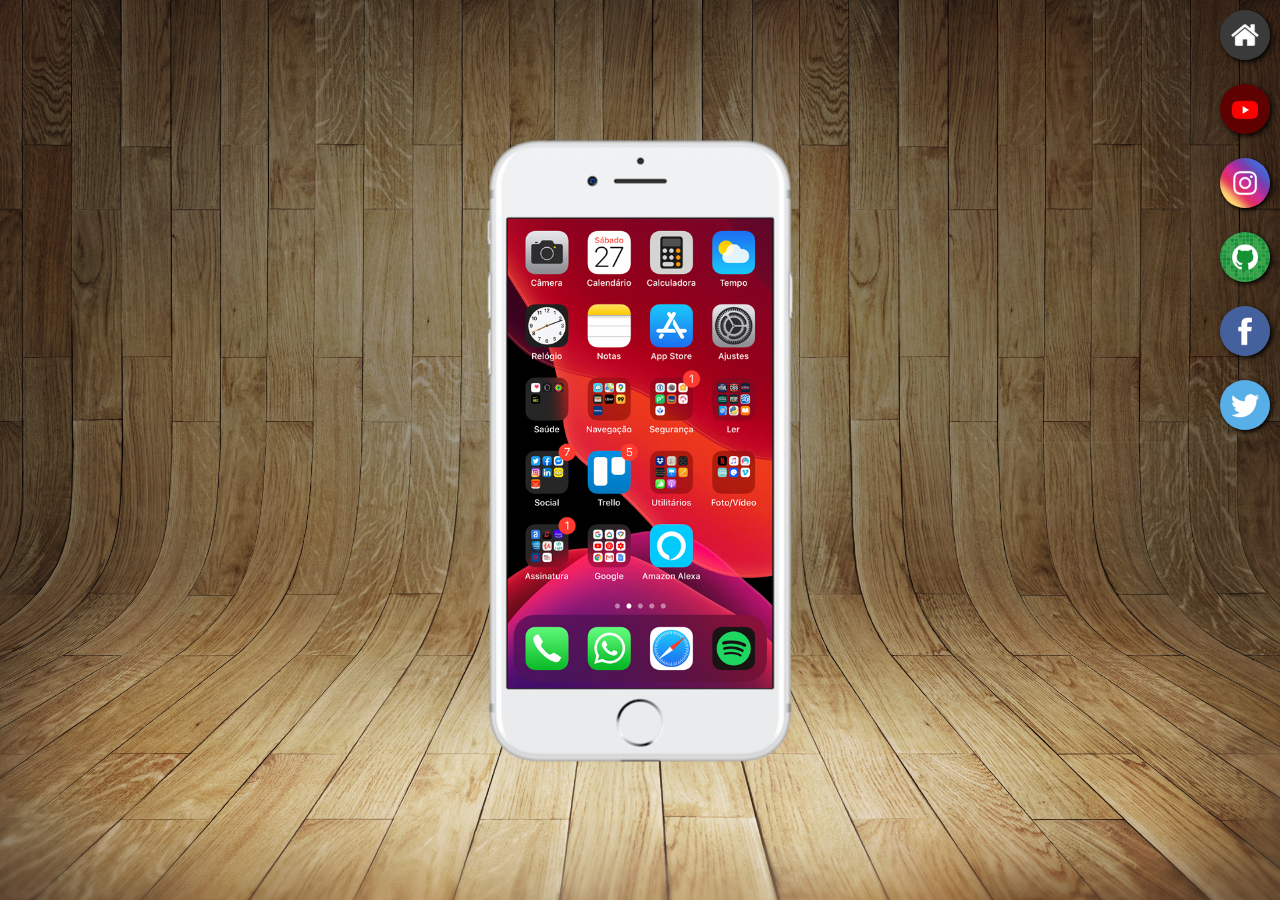
<file: index.html>
<!DOCTYPE html>
<html lang="pt-br">
<head>
    <meta charset="UTF-8">
    <meta http-equiv="X-UA-Compatible" content="IE=edge">
    <meta name="viewport" content="width=device-width, initial-scale=1.0">
    <link rel="shotcut icon" href="favicon.ico" type="image/x-icon">
    <link rel="stylesheet" href="estilos/style.css">
    <title>Projeto redes socias</title>

</head>
<body>
    <main>
        <section id="telefone">
            <iframe src="home.html" name="tela" id="tela" frameborder="0">
                Seu navegador nao e compativel com isso.
            </iframe>
        </section>
            <section id="redes-sociais">
                <a href="home.html" target="tela"><img src="imagens/logo-home.jpg" alt="home"></a><br>
                <a href="youtube.html" target="tela"><img src="imagens/logo-youtube.jpg" alt="youtube"></a><br>
                <a href="instagram.html" target="tela"><img src="imagens/logo-instagram.jpg" alt="instagram"></a><br>
                <a href="github.html" target="tela"><img src="imagens/logo-github.jpg" alt="github"></a><br>
                <a href="facebook.html" target="tela"><img src="imagens/logo-facebook.jpg" alt="Facebook"></a><br>
                <a href="twitter.html" target="tela"><img src="imagens/logo-twitter.jpg" alt="twitter"></a>

            </section>
    </main>
</body>
</html>
</file>
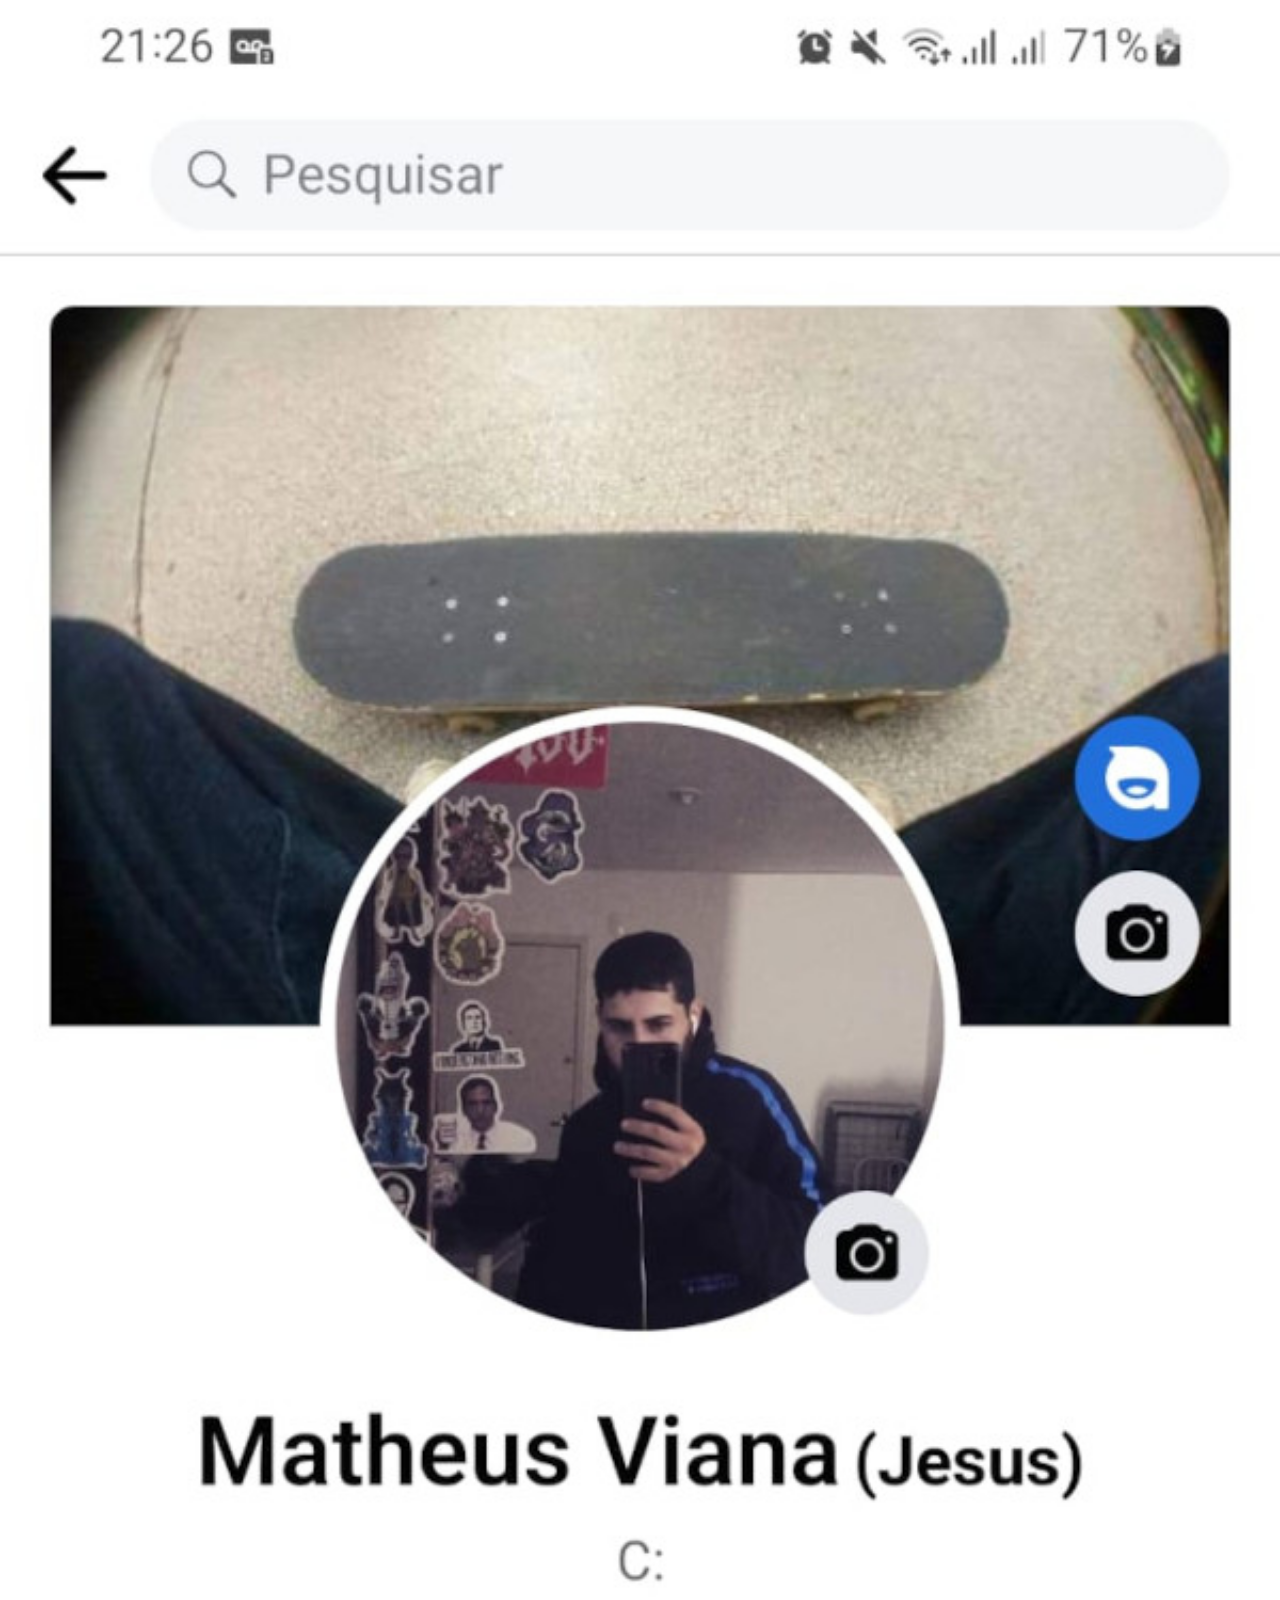
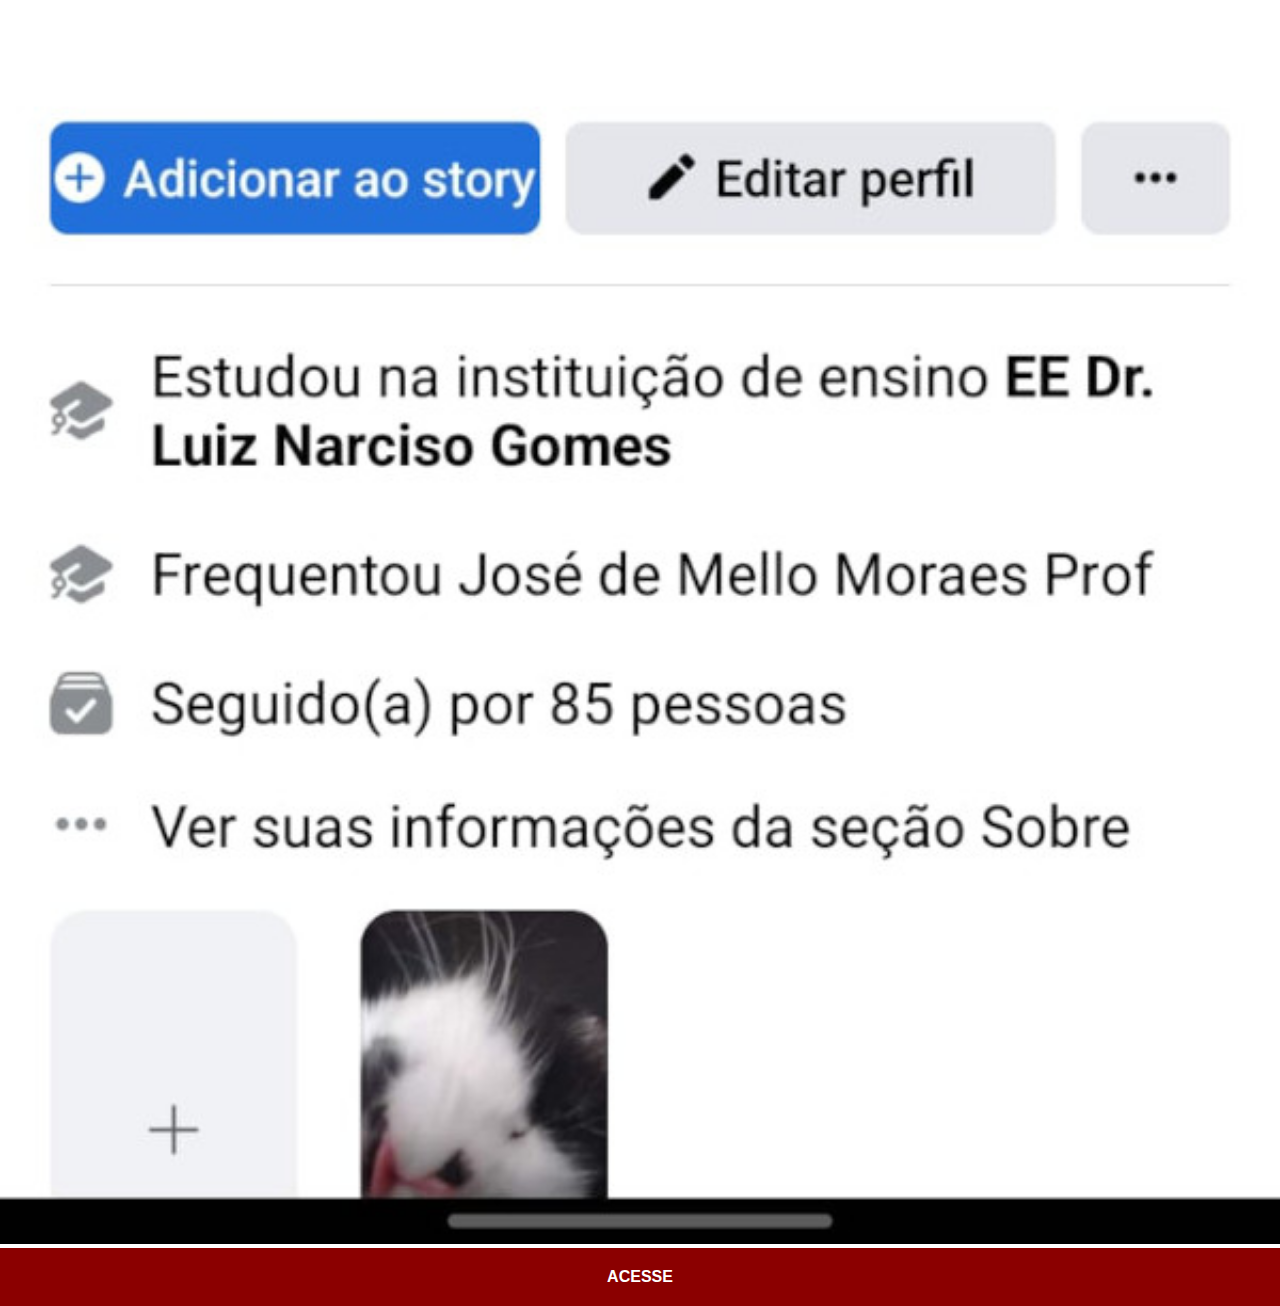
<file: facebook.html>
<!DOCTYPE html>
<html lang="pt-br">
<head>
    <meta charset="UTF-8">
    <meta http-equiv="X-UA-Compatible" content="IE=edge">
    <meta name="viewport" content="width=device-width, initial-scale=1.0">
    <title>Facebook</title>
    <link rel="stylesheet" href="estilos/social.css">
</head>
<body>
    <img src="imagens/facebook.jpg" alt="FaceBook">
    <a href="https://www.facebook.com/matheus.viana.1996/">ACESSE</a>
</body>
</html>
</file>
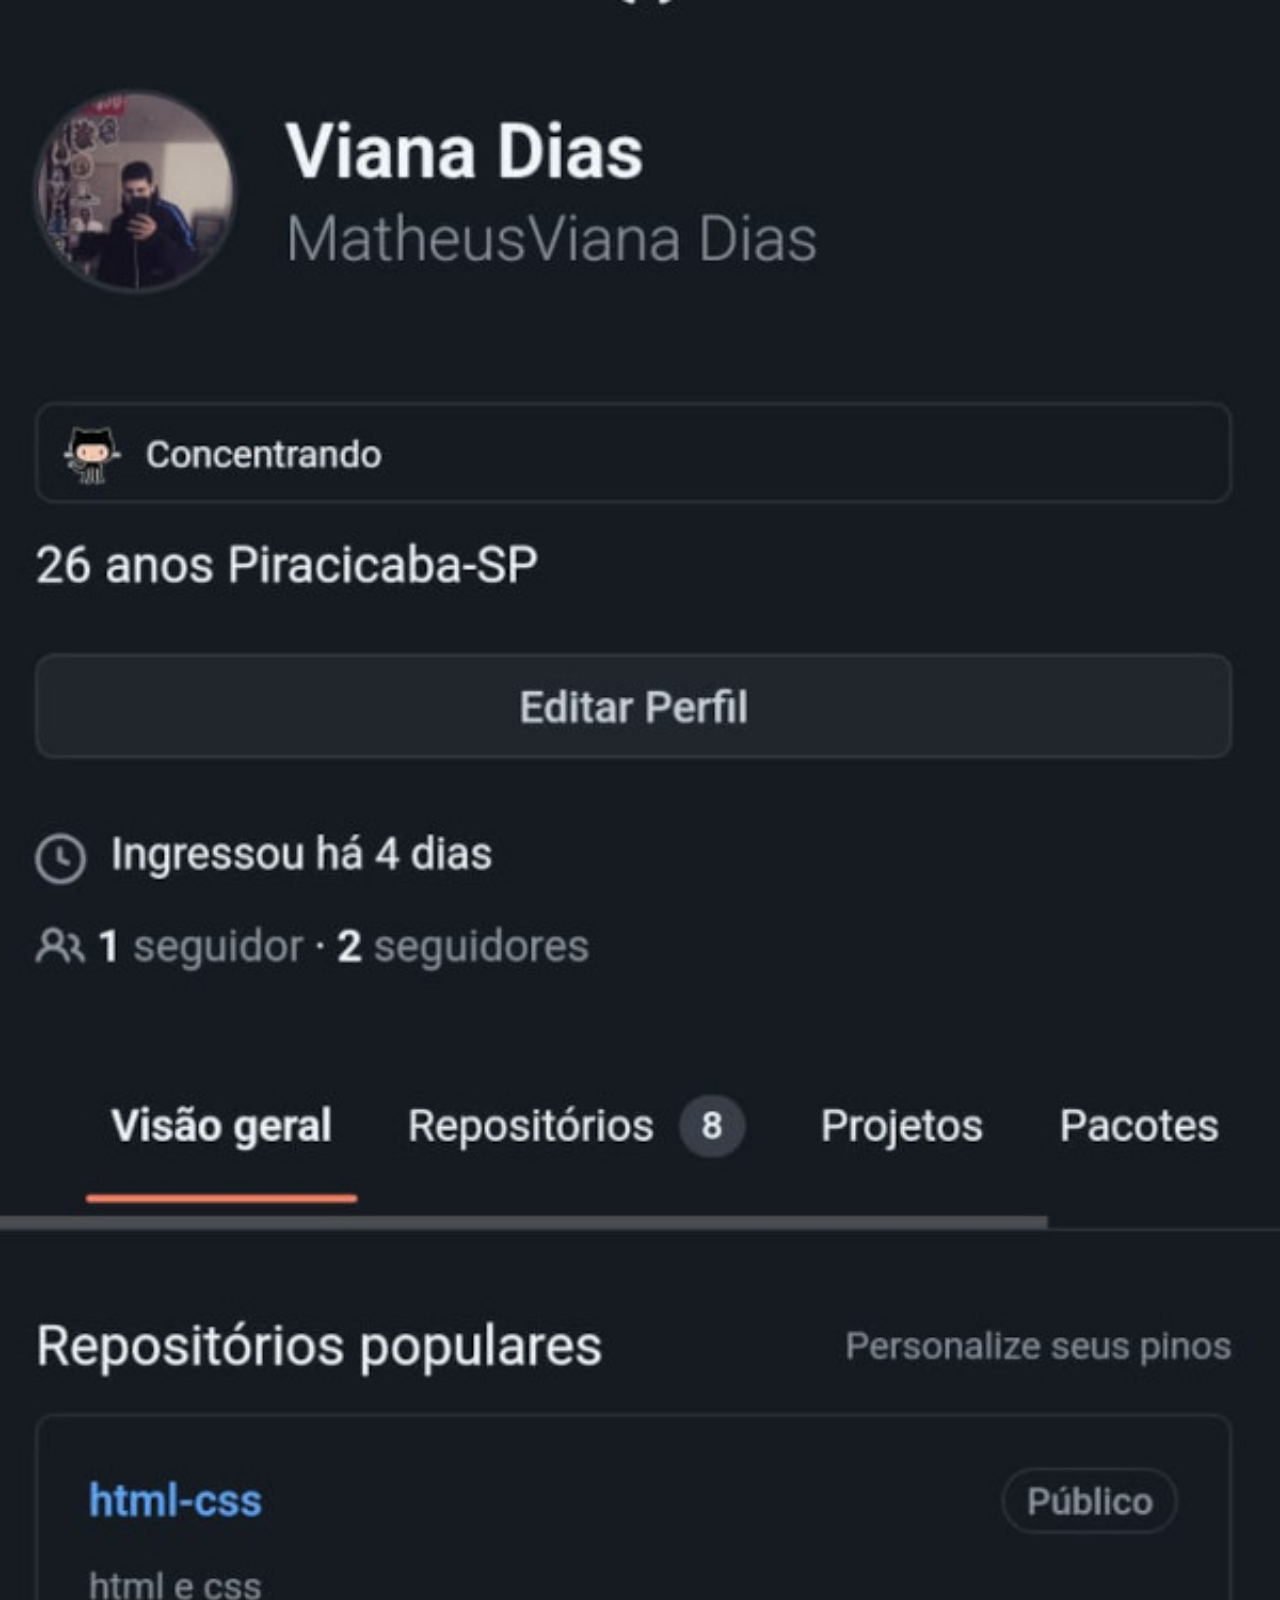
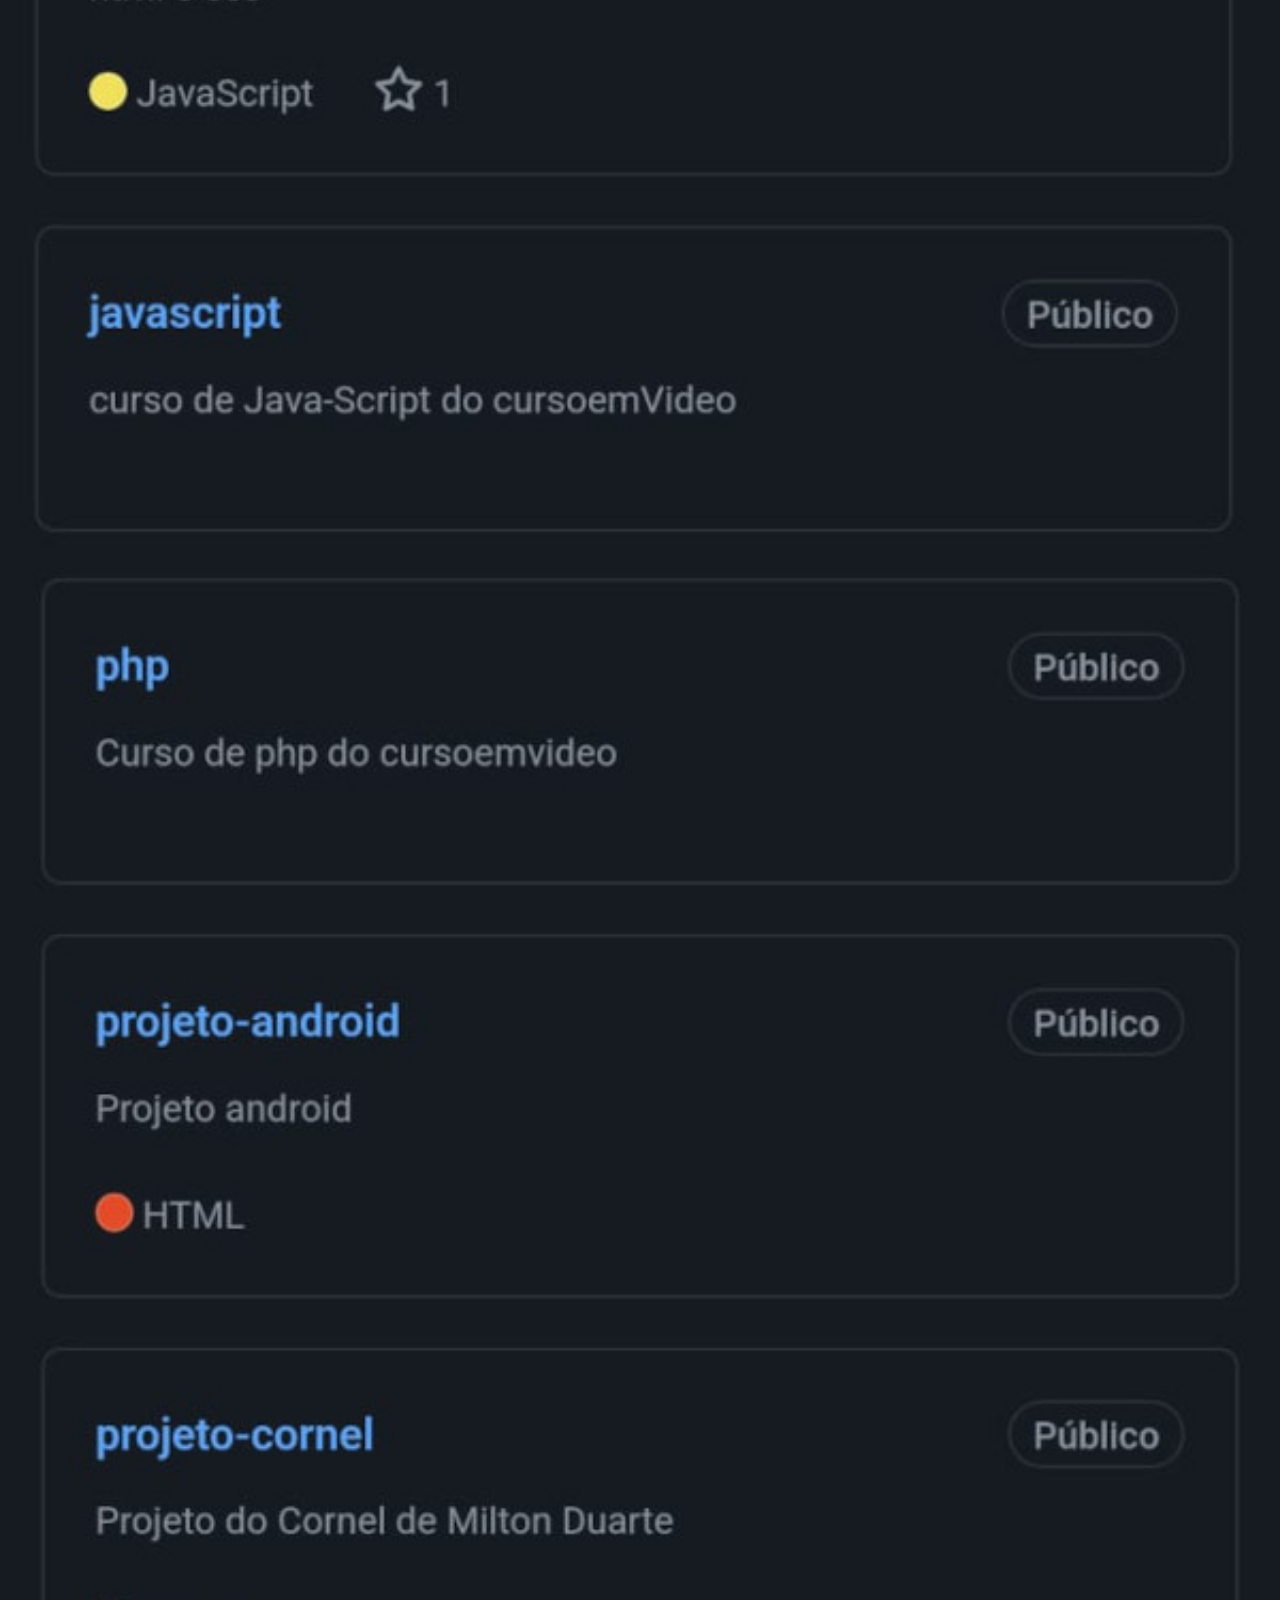
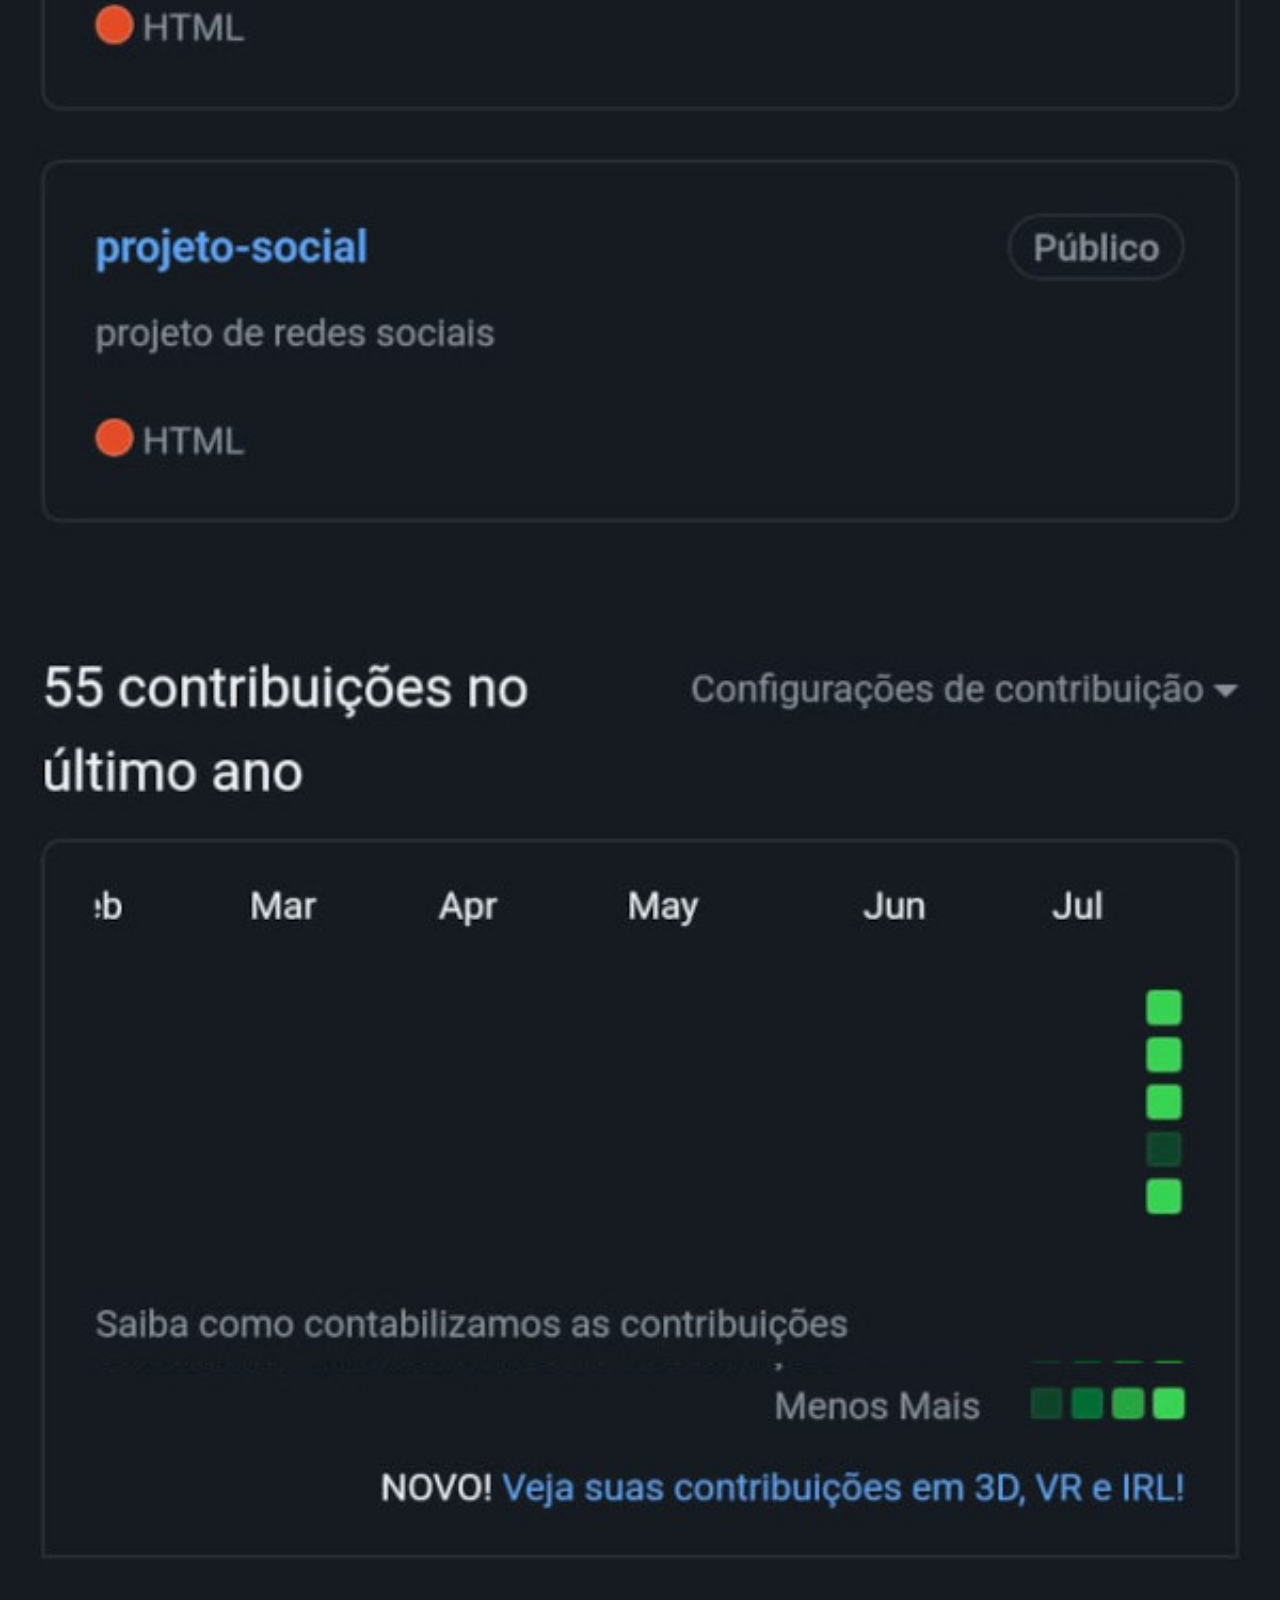
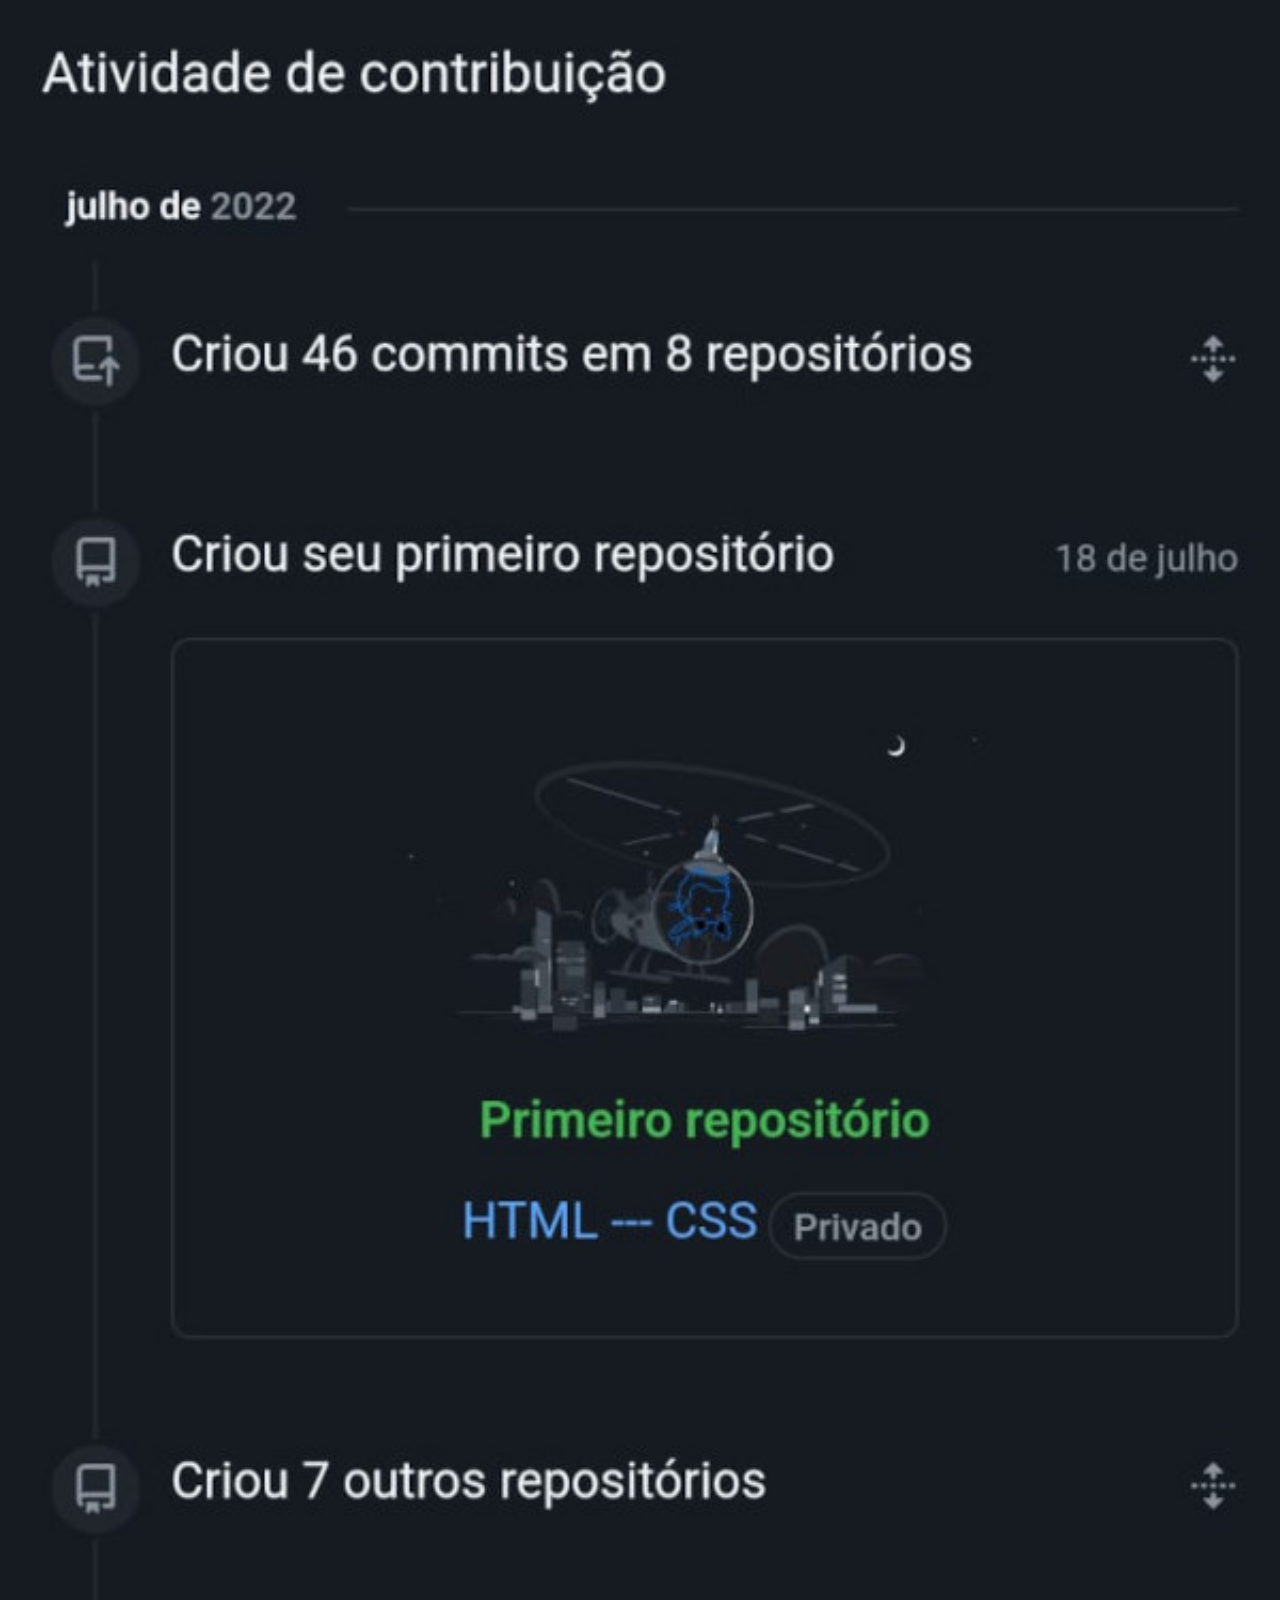
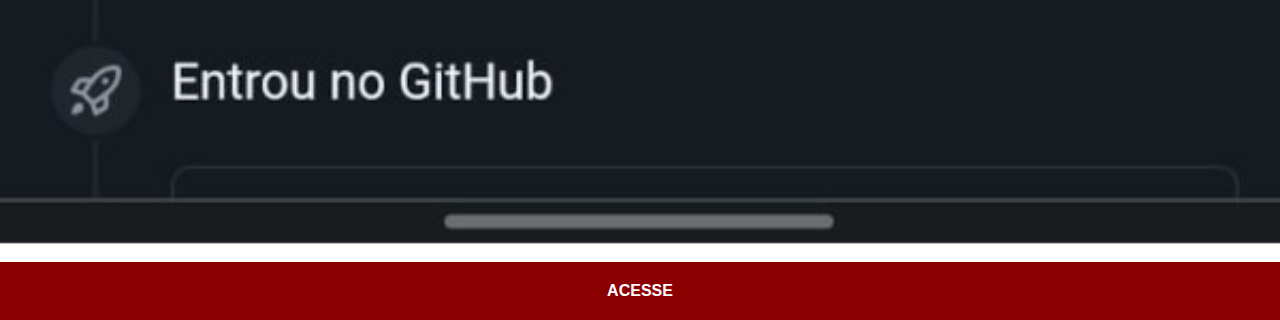
<file: github.html>
<!DOCTYPE html>
<html lang="pt-br">
<head>
    <meta charset="UTF-8">
    <meta http-equiv="X-UA-Compatible" content="IE=edge">
    <meta name="viewport" content="width=device-width, initial-scale=1.0">
    <title>GitHub</title>
    <link rel="stylesheet" href="estilos/social.css">
</head>
<body>
    <img src="imagens/githubusar.jpg" alt="GitHub">
    <a href="https://github.com/MatheusVianaDias" target="_blank">ACESSE</a>
</body>
</html>
</file>
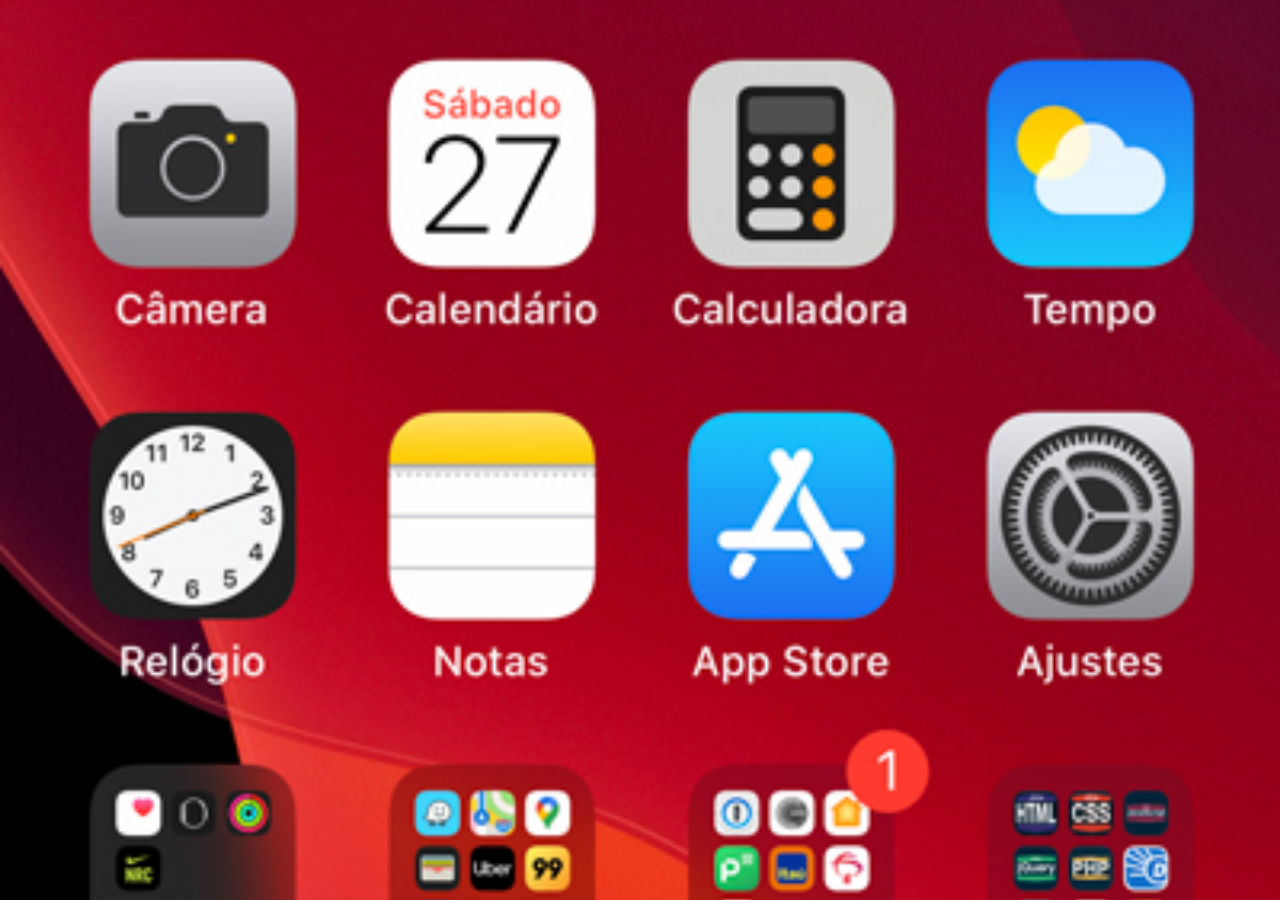
<file: home.html>
<!DOCTYPE html>
<html lang="pt-br">
<head>
    <meta charset="UTF-8">
    <meta http-equiv="X-UA-Compatible" content="IE=edge">
    <meta name="viewport" content="width=device-width, initial-scale=1.0">
    <title>Home</title>
</head>
<style>
    * {
        margin: 0px;
        padding: 0px;
    }

    body {
        width: 100vw;
        height: 100vh;
        background: black url(imagens/tela-home.jpg) no-repeat top center;
        background-size: cover;

    }

</style>

<body>
    
</body>
</html>
</file>
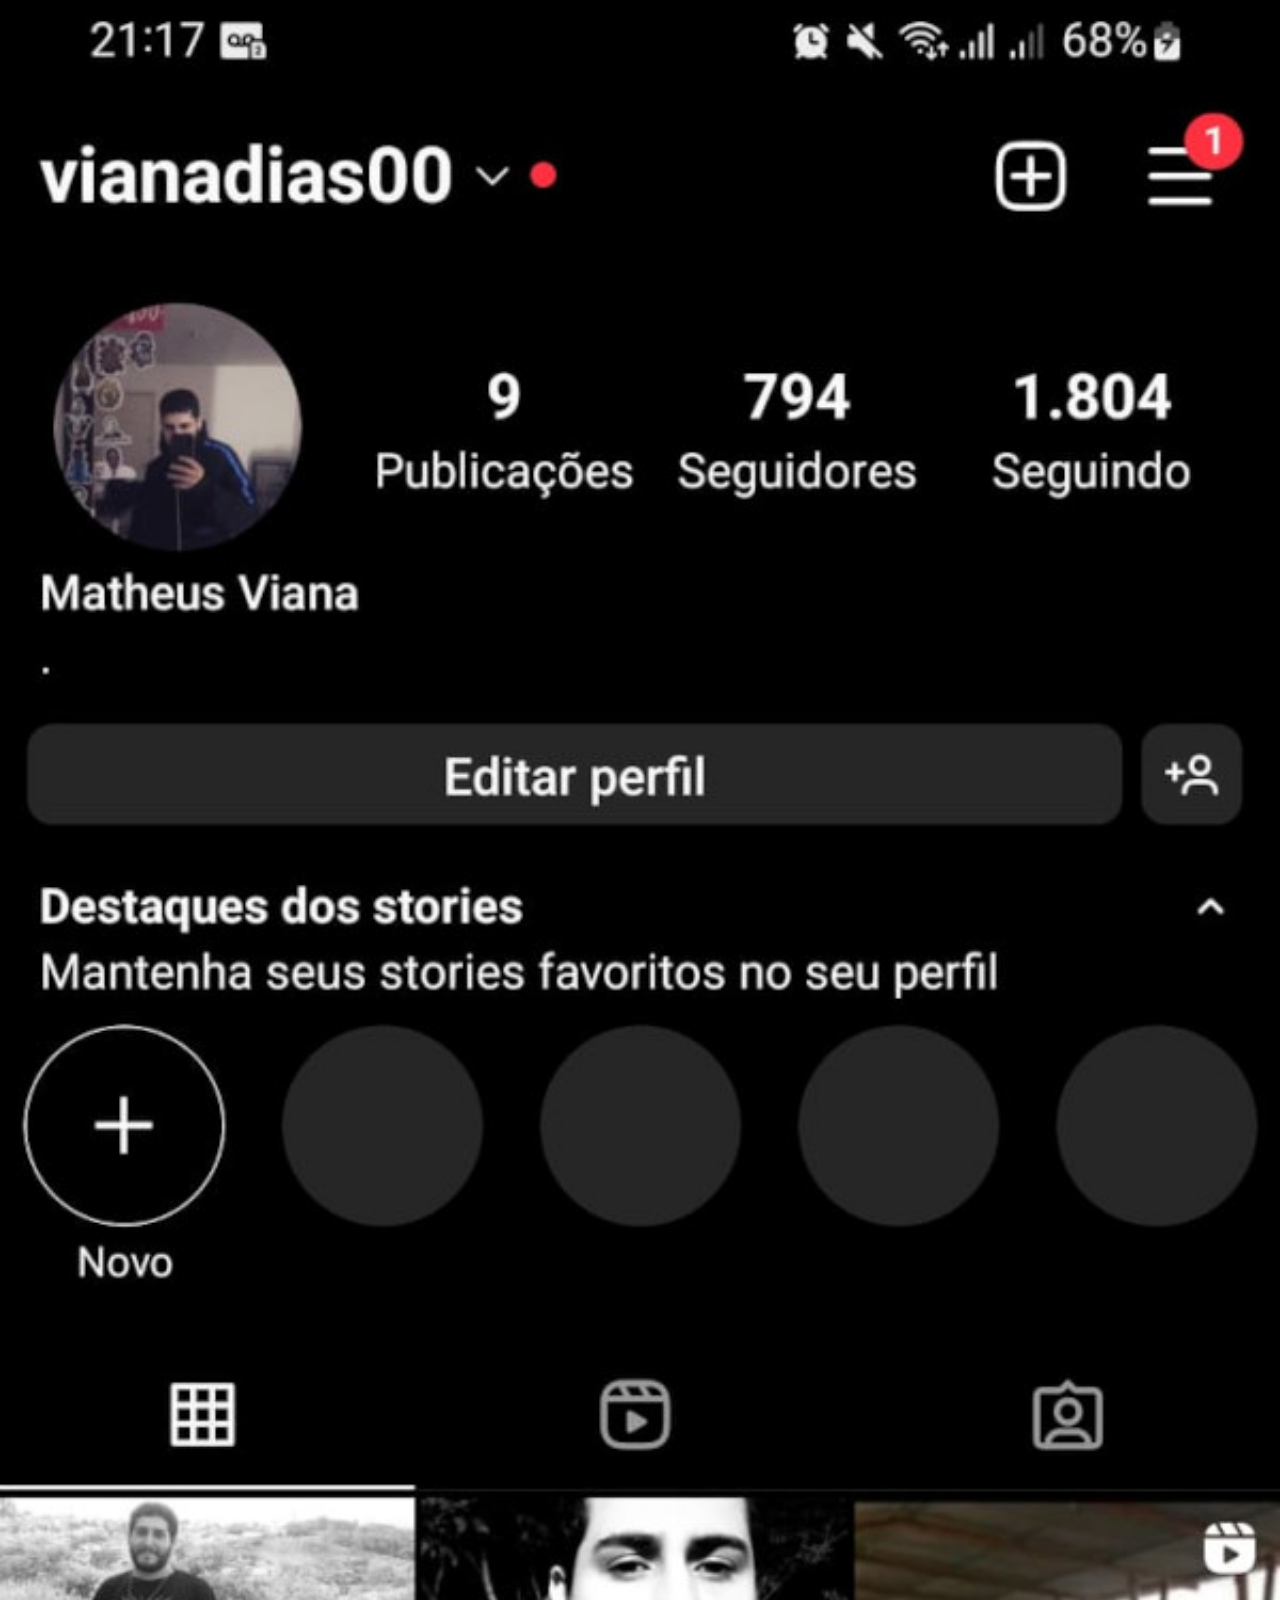
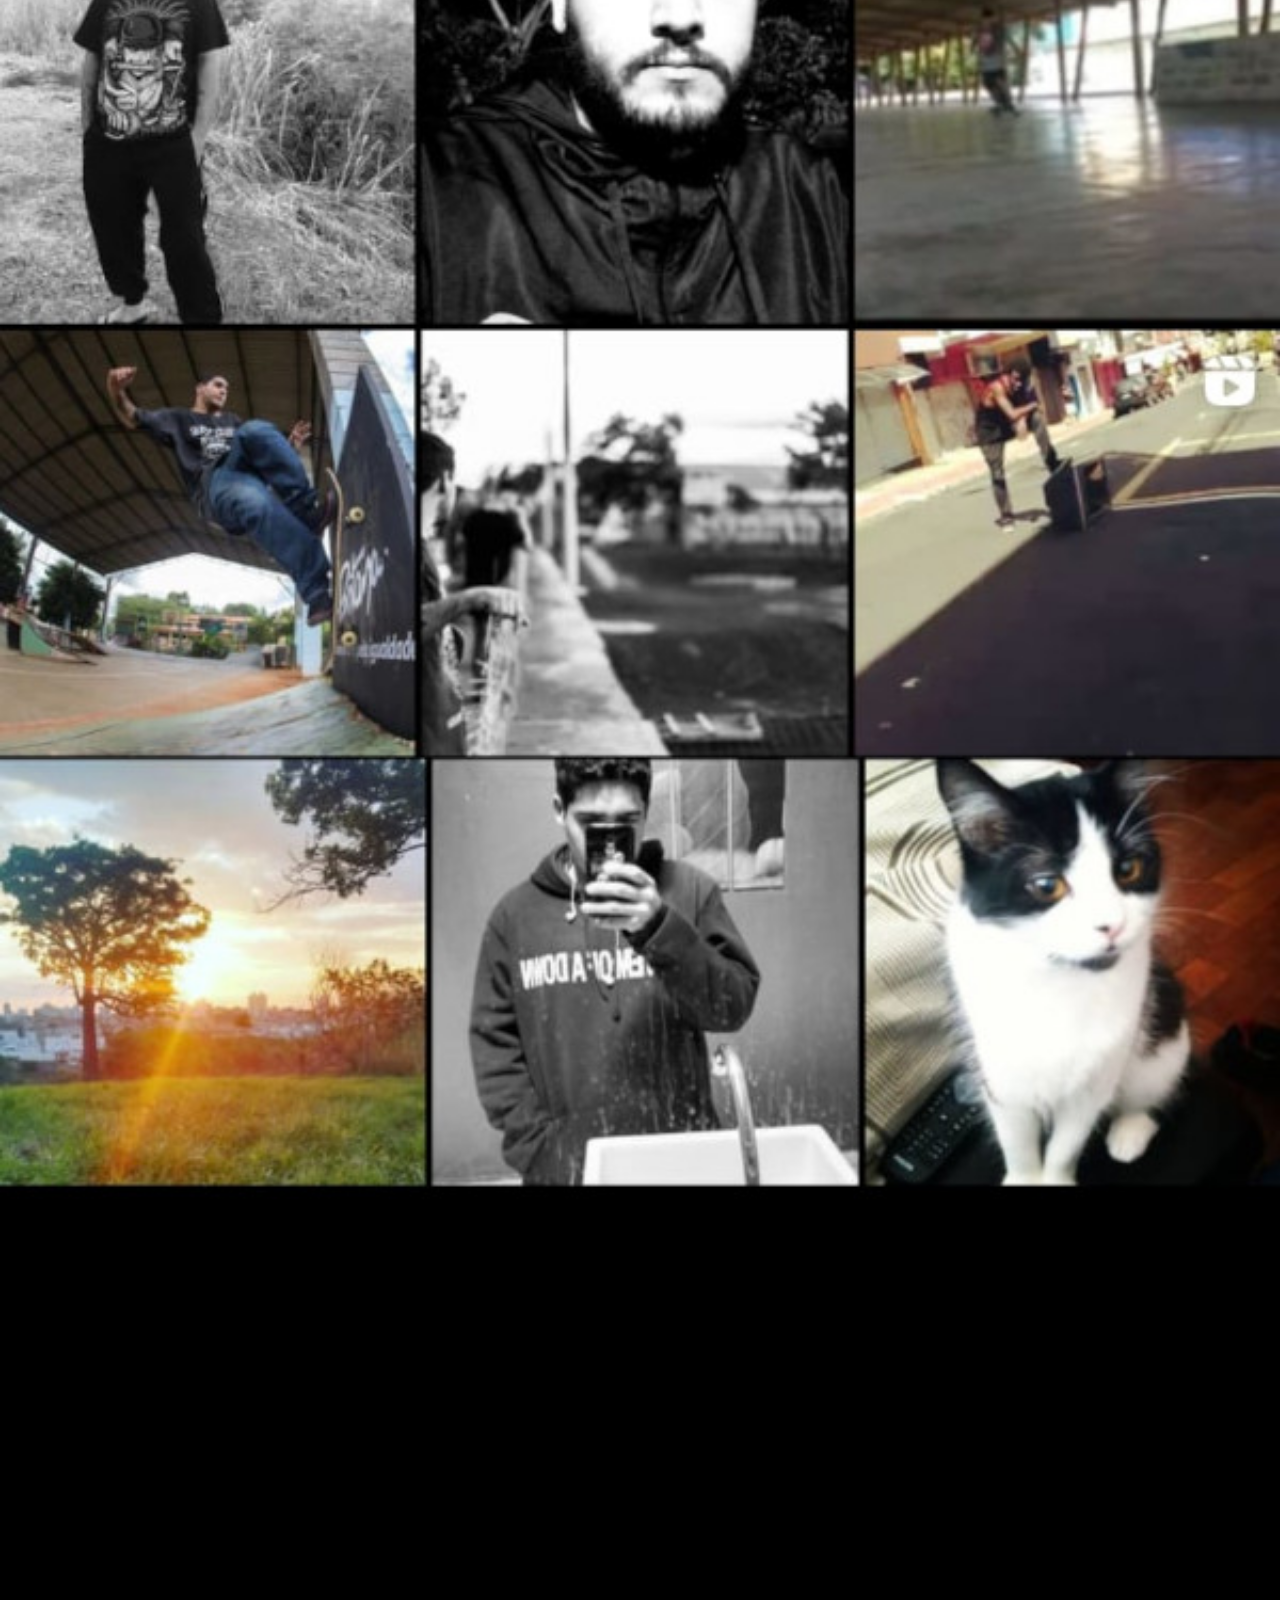
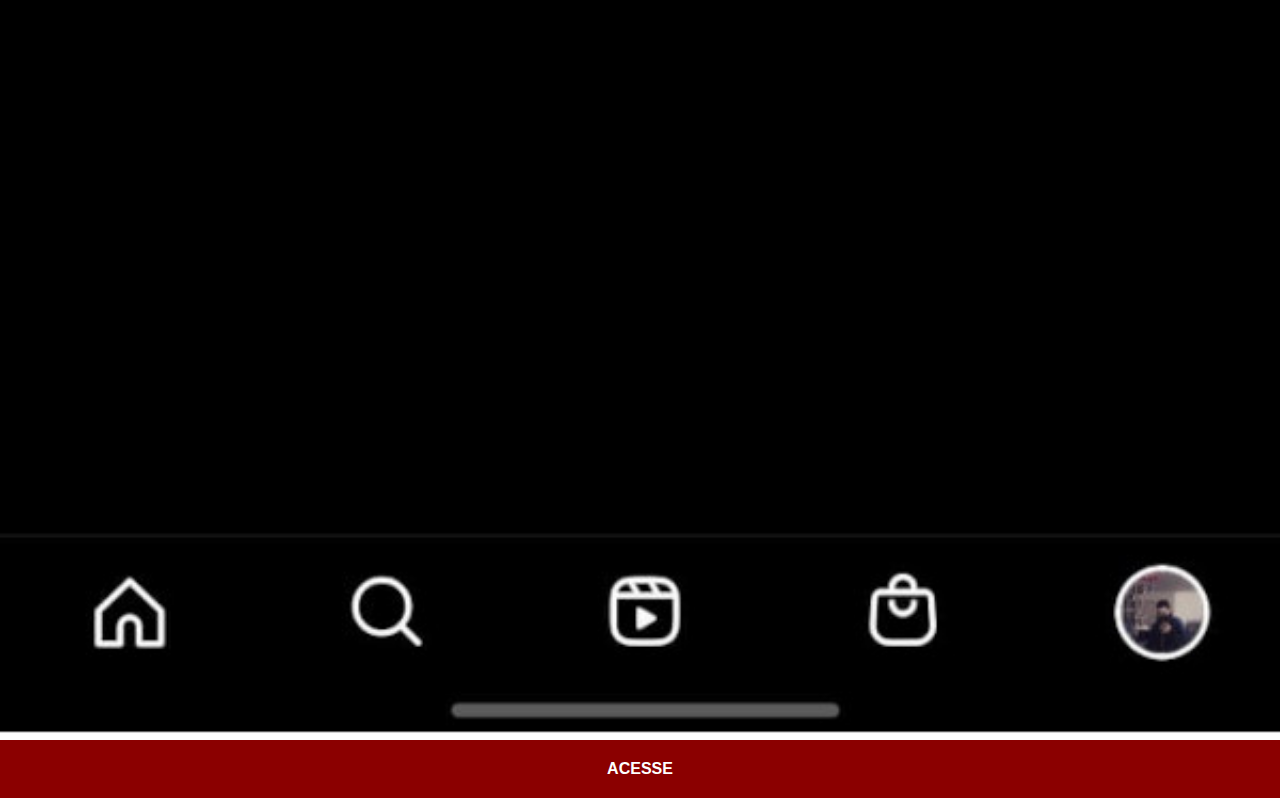
<file: instagram.html>
<!DOCTYPE html>
<html lang="pt-br">
<head>
    <meta charset="UTF-8">
    <meta http-equiv="X-UA-Compatible" content="IE=edge">
    <meta name="viewport" content="width=device-width, initial-scale=1.0">
    <title>Instagram</title>
    <link rel="stylesheet" href="estilos/social.css">
</head>
<body>
    <img src="imagens/instapronto.jpg" alt="Instagram">
    <a href="https://www.instagram.com/vianadias00/" target="_blank">ACESSE</a>
</body>
</html>
</file>
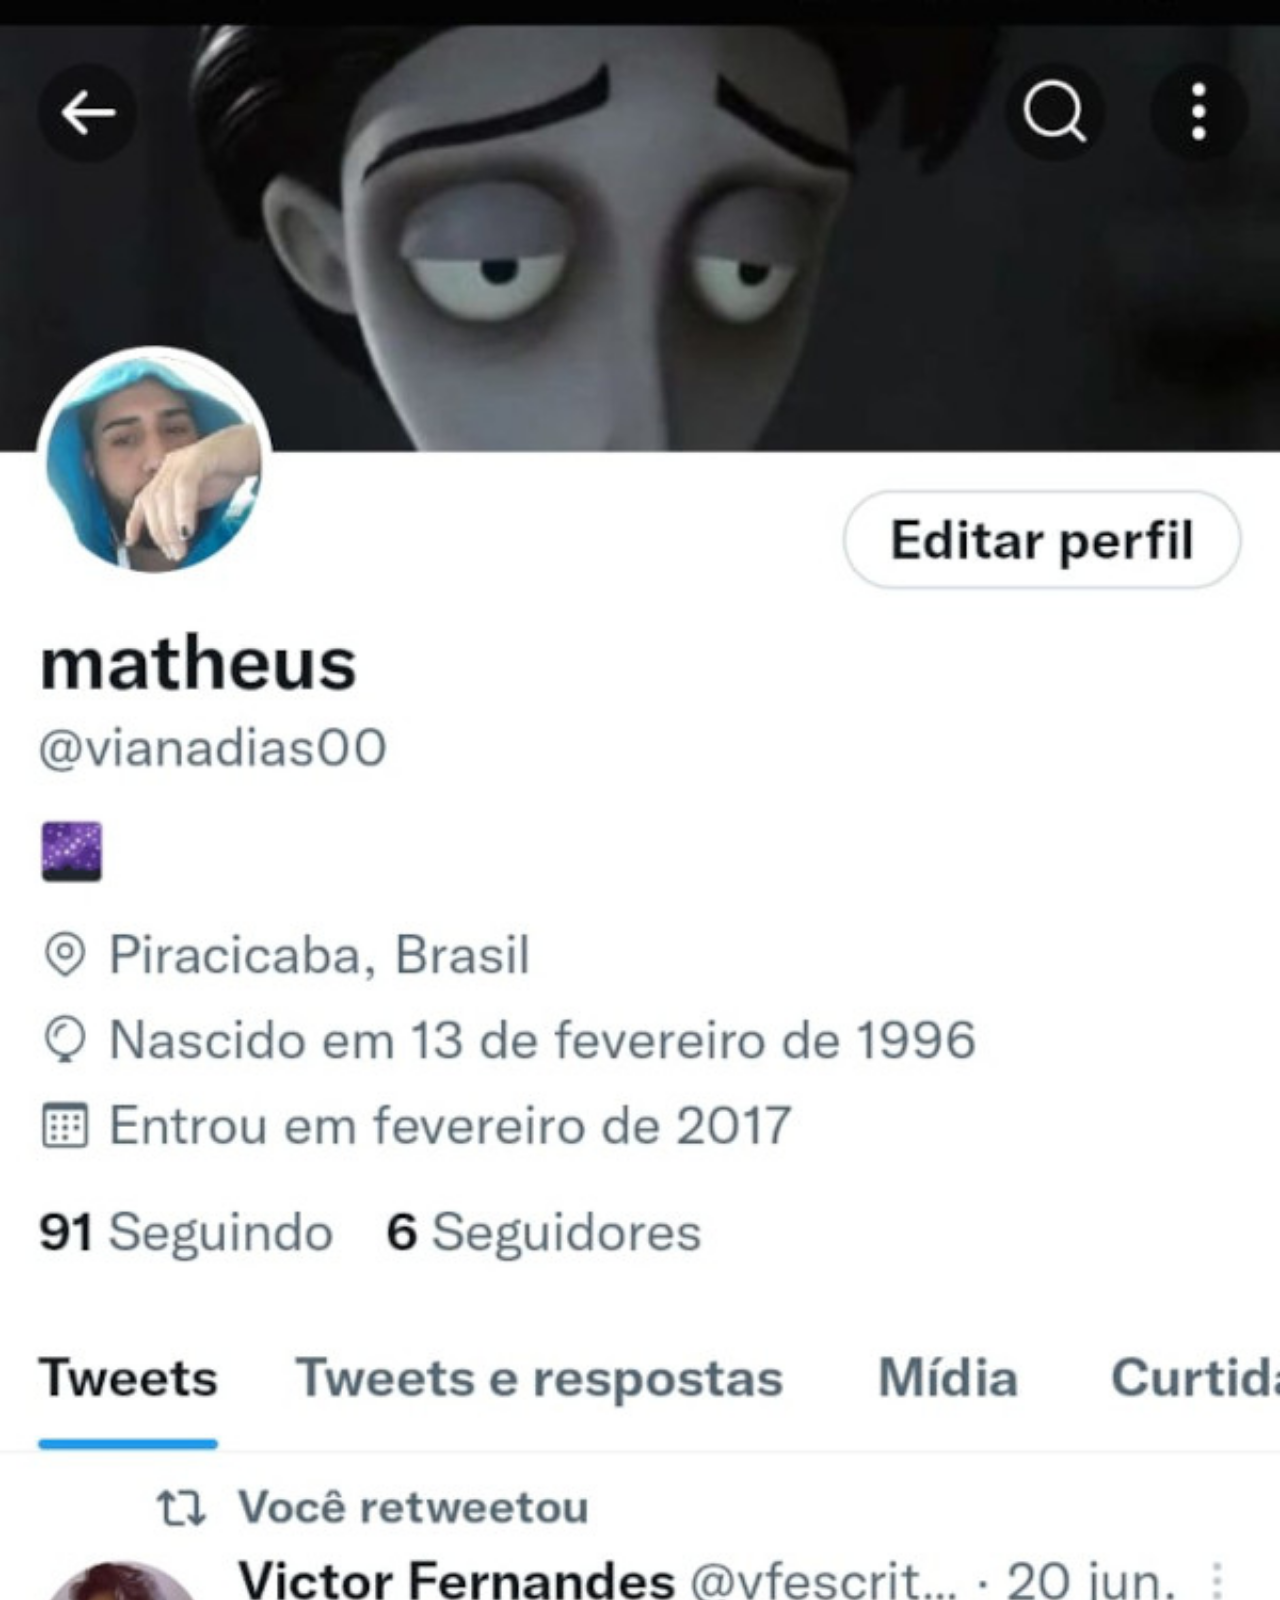
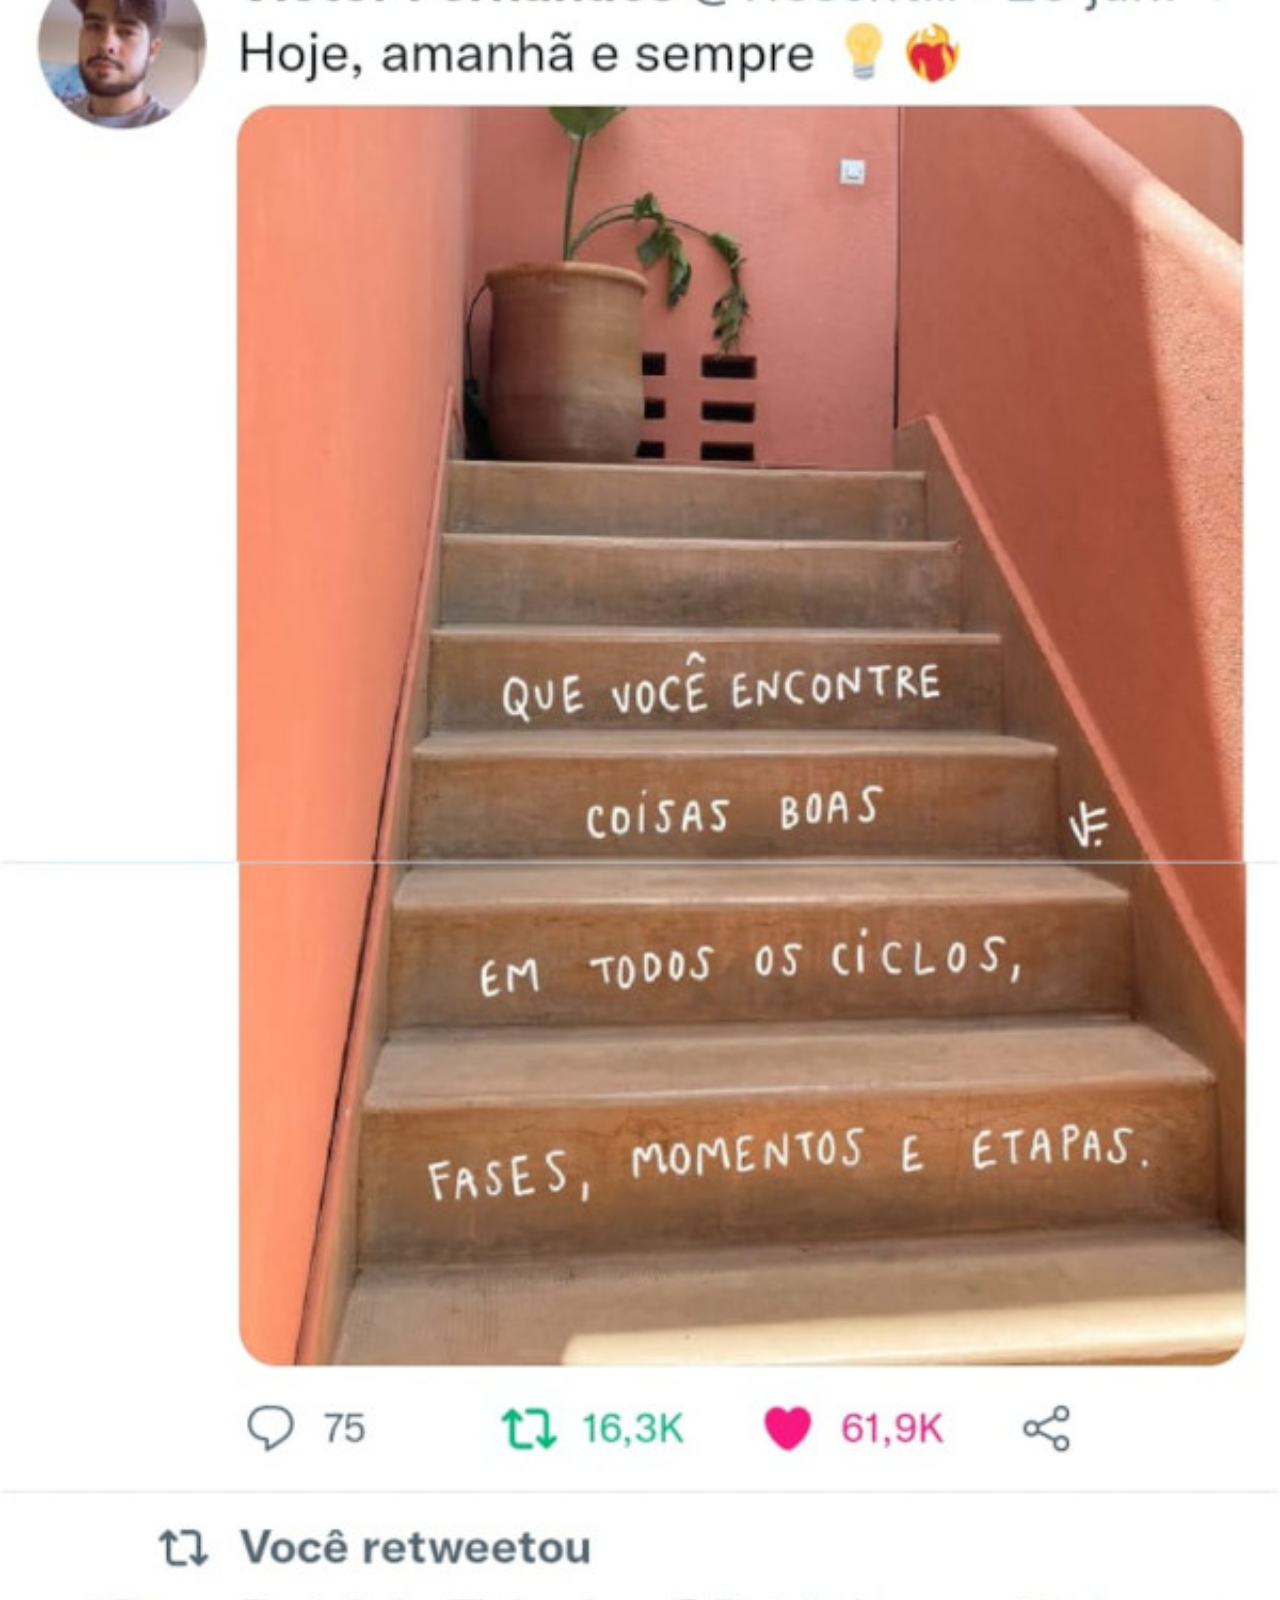
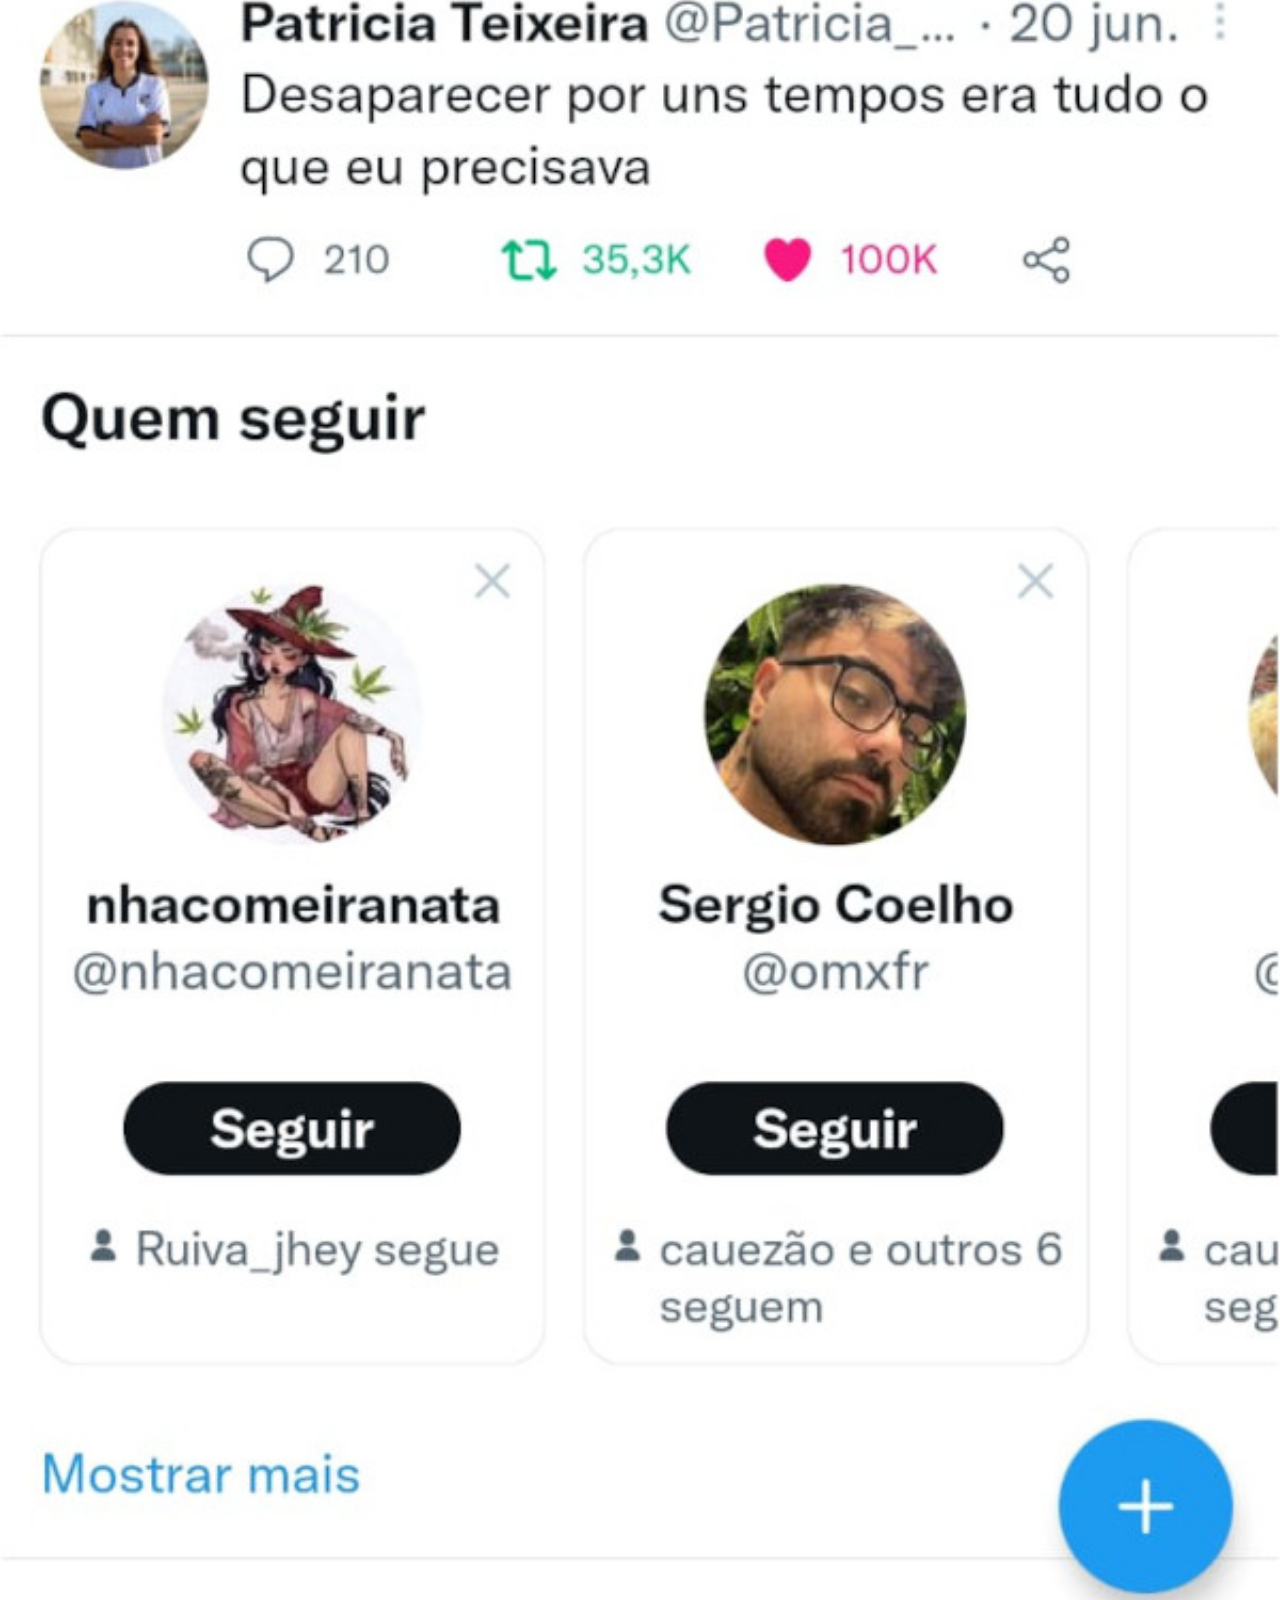
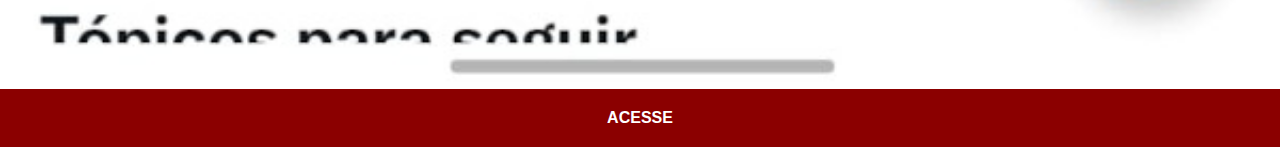
<file: twitter.html>
<!DOCTYPE html>
<html lang="pt-br">
<head>
    <meta charset="UTF-8">
    <meta http-equiv="X-UA-Compatible" content="IE=edge">
    <meta name="viewport" content="width=device-width, initial-scale=1.0">
    <title>Twitter</title>
    <link rel="stylesheet" href="estilos/social.css">
</head>
<body>
    <img src="imagens/ttpronto.jpg" alt="Twitter">
    <a href="https://twitter.com/vianadias00">ACESSE</a>
</body>
</html>
</file>
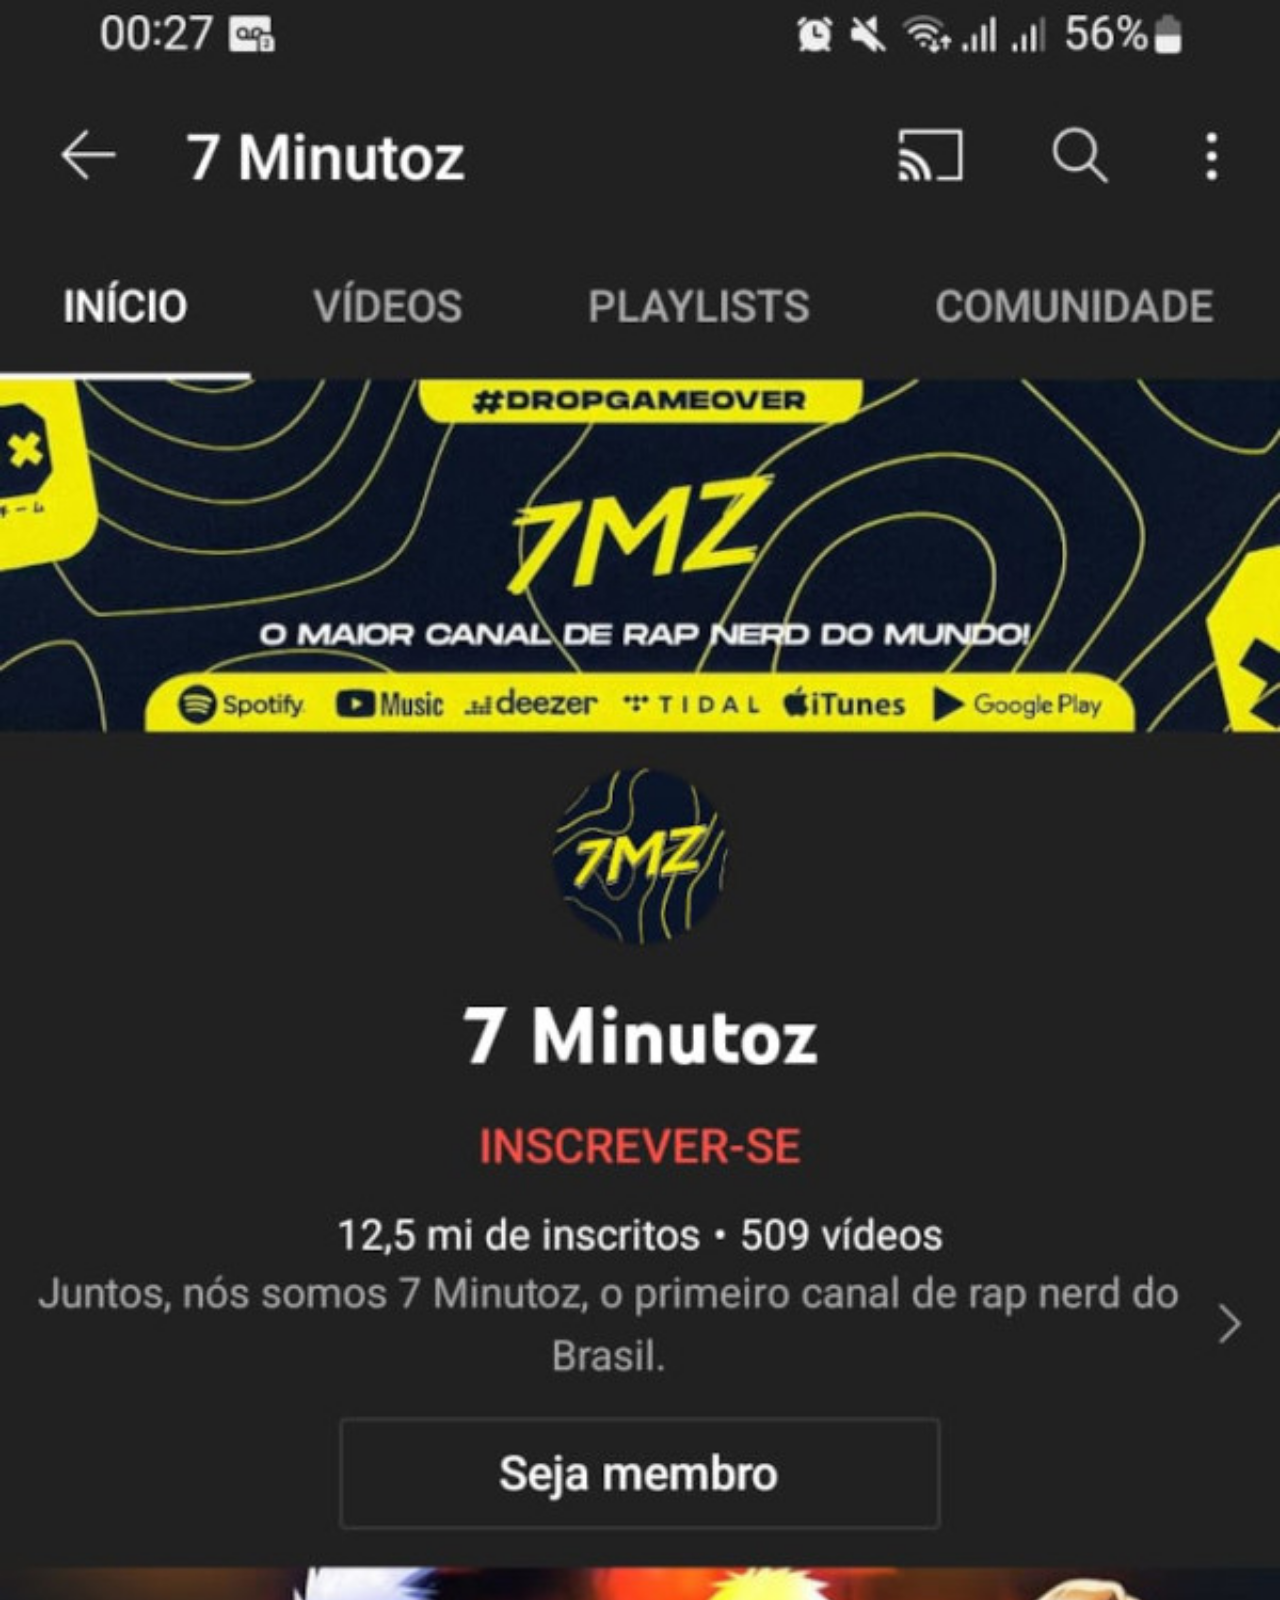
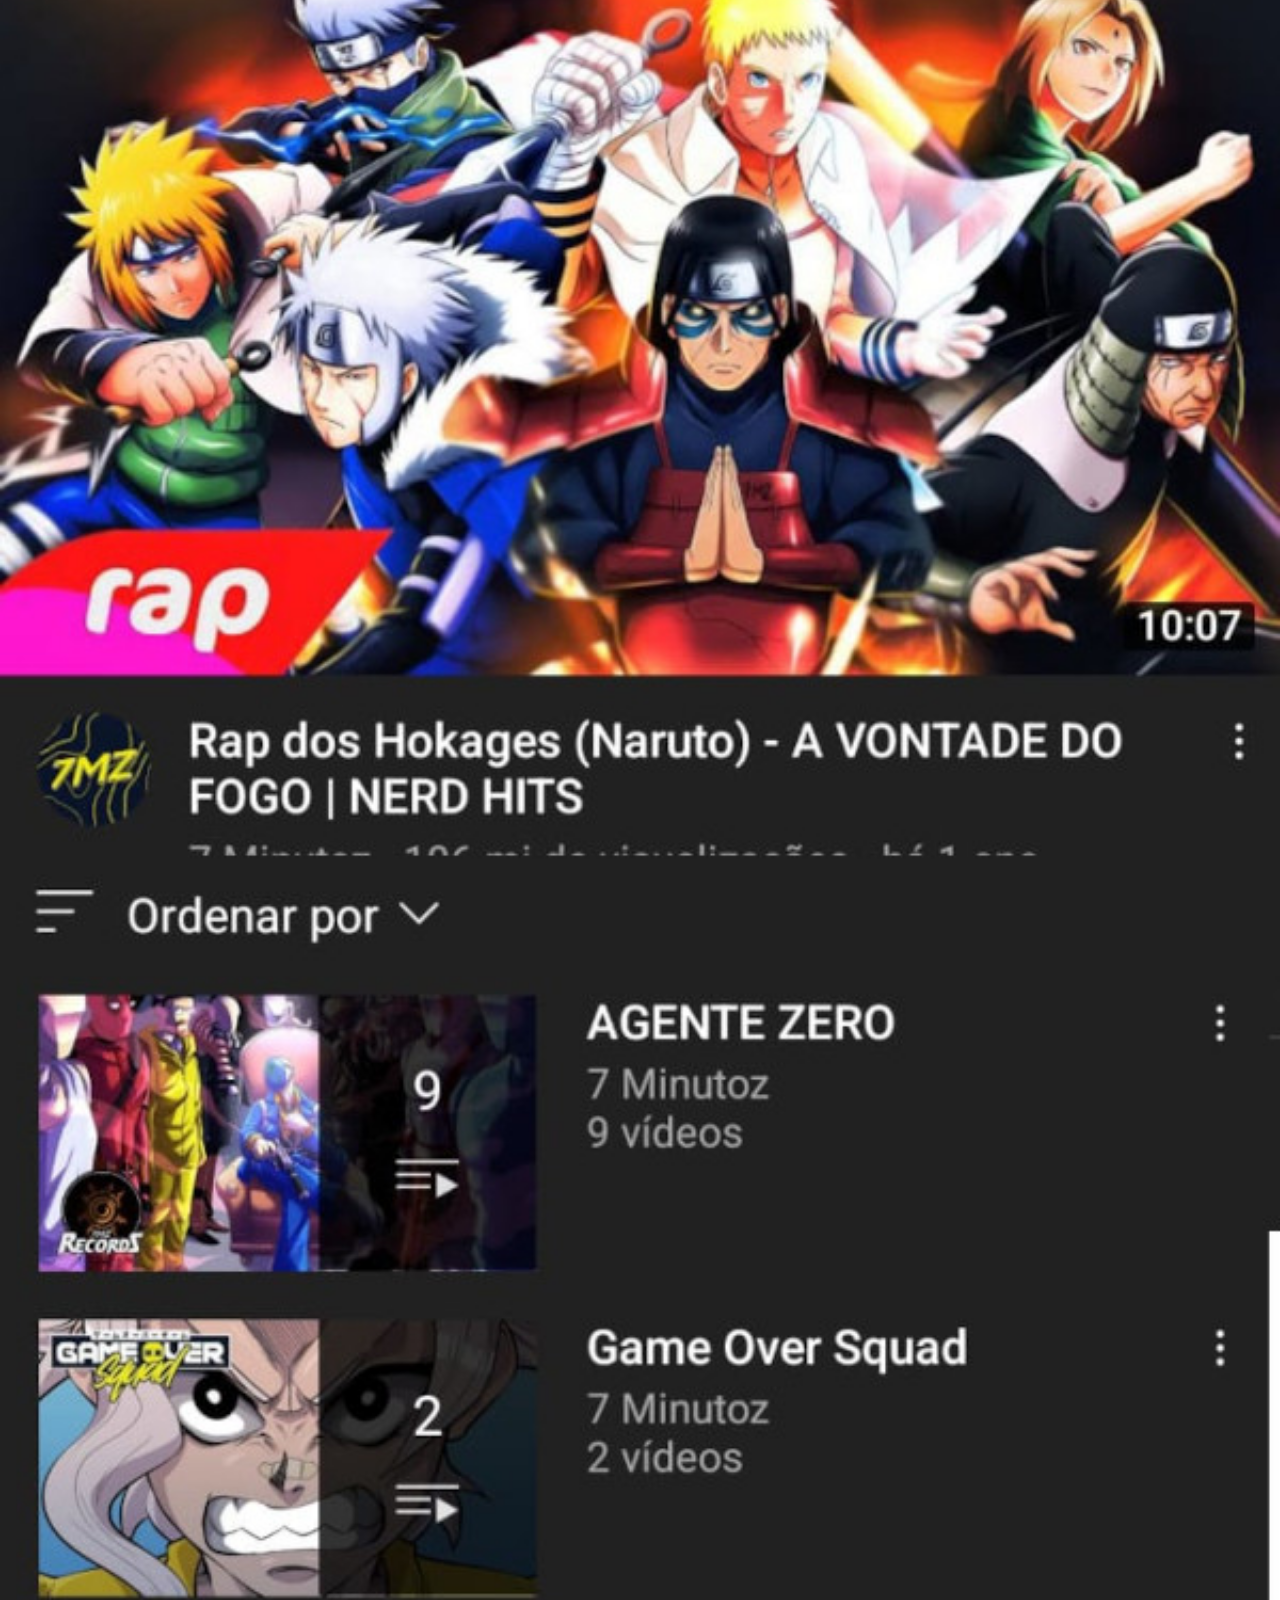
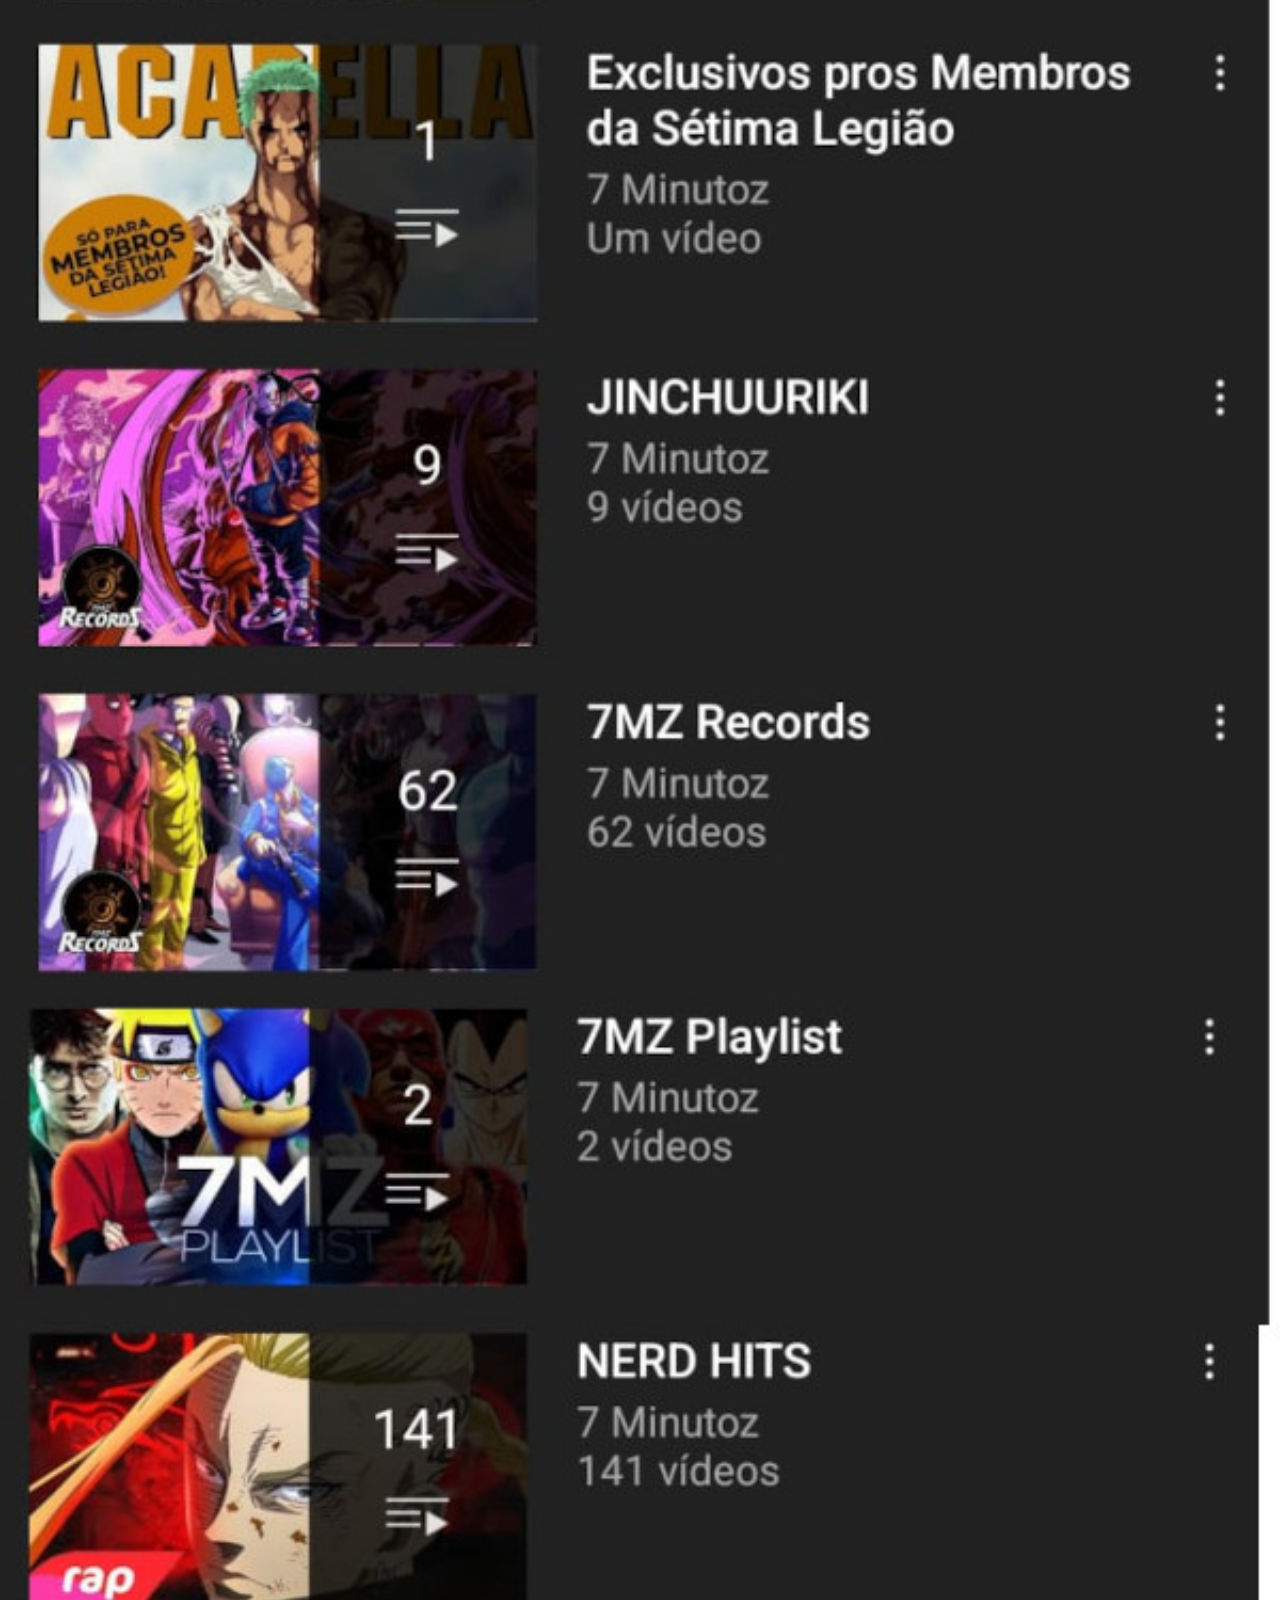
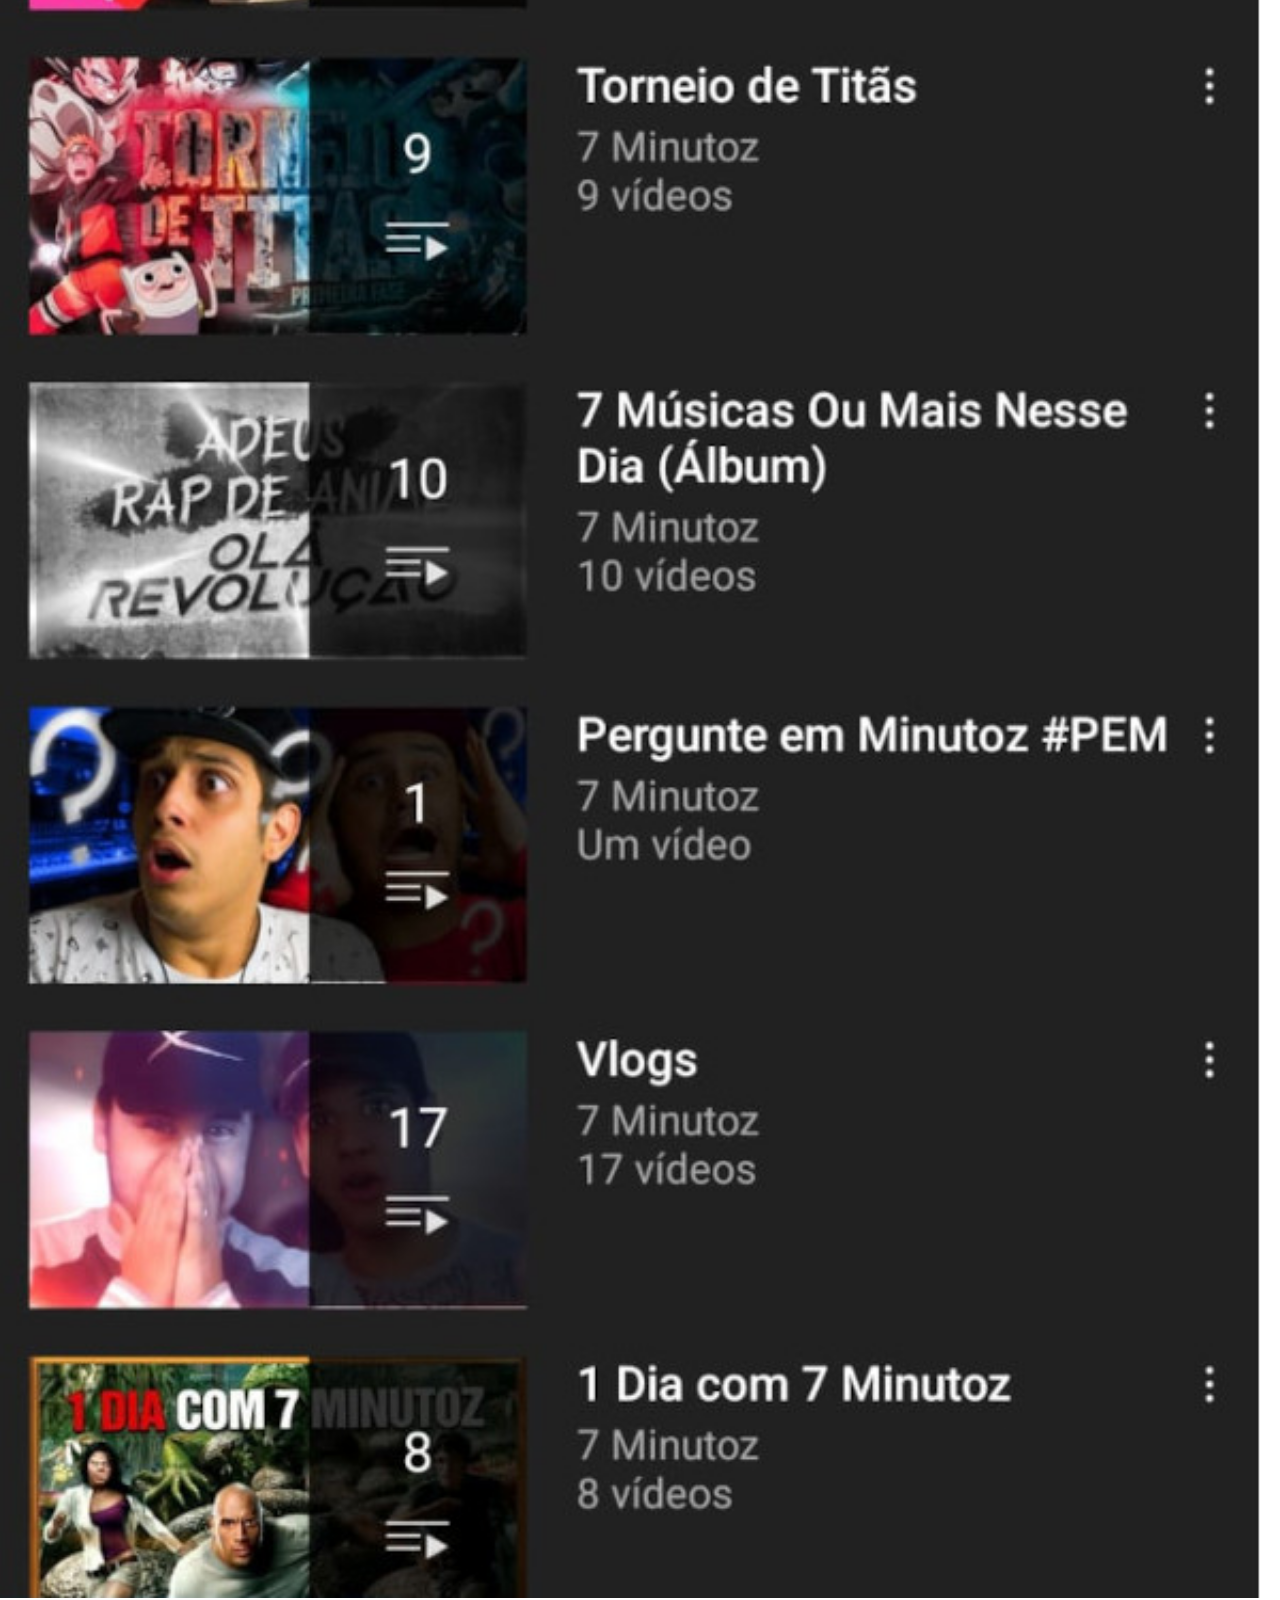
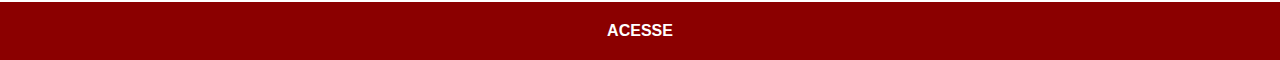
<file: youtube.html>
<!DOCTYPE html>
<html lang="pt-br">
<head>
    <meta charset="UTF-8">
    <meta http-equiv="X-UA-Compatible" content="IE=edge">
    <meta name="viewport" content="width=device-width, initial-scale=1.0">
    <title>Youtube</title>
    <link rel="stylesheet" href="estilos/social.css">
</head>
<body>
    <img src="imagens/7minpronto.jpg" alt="YouTube">
    <a href="https://www.youtube.com/c/7minutoz/playlists" target="_blank">ACESSE</a>
</body>
</html>
</file>
<file: estilos/style.css>
@charset "UTF-8";

* {
    margin: 0px;
    padding: 0px;
    font-family: Arial, Helvetica, sans-serif;
}

html, body {
    height: 100vh;
    width: 100vw;
    background-color: black;
}
body {
    background: url(../imagens/fundo-madeira.jpg) no-repeat top center;
    background-size: cover;
}

main {
    position: relative;
    height: 100vh;
    

}

section#telefone {
    position: absolute;
    top: 50%;
    left: 50%;
    transform: translate(-50%, -50% );

    height: 625px;
    width: 311px;
    background: url(../imagens/frame-iphone.png) no-repeat;

}

iframe#tela {
    position: relative;
    top:81px;
    left: 23px;
    width:265px;
    height: 470px;

}

section#redes-sociais {
    text-align: right;
}

section#redes-sociais img {
    width: 50px;
    margin: 10px;
    border-radius: 50%;
    box-shadow: 2px 2px 5px black;
    box-sizing: border-box;

}

section#redes-sociais img:hover {
    border: 2px solid white;
    transform: translate(-3px, -3px);
    box-shadow: 5px 5px 10px black;
    transition: transform .3s, border 1s;
}
</file>
<file: estilos/social.css>
@charset "UTF-8";

* {
    margin: 0px;
    padding: 0px;
    font-family: Arial, Helvetica, sans-serif;
   }

   ::-webkit-scrollbar{
       width: 0;
       height: 0;
   }

   img {
       width: 100vw;

   }

   a {
       display: block;
       background-color:darkred;
       color: white;
       padding: 20px;
       text-align: center;
       font-weight: bolder;
       text-decoration: none;
   }

   a:hover {
       background-color: red;
   }
</file>
